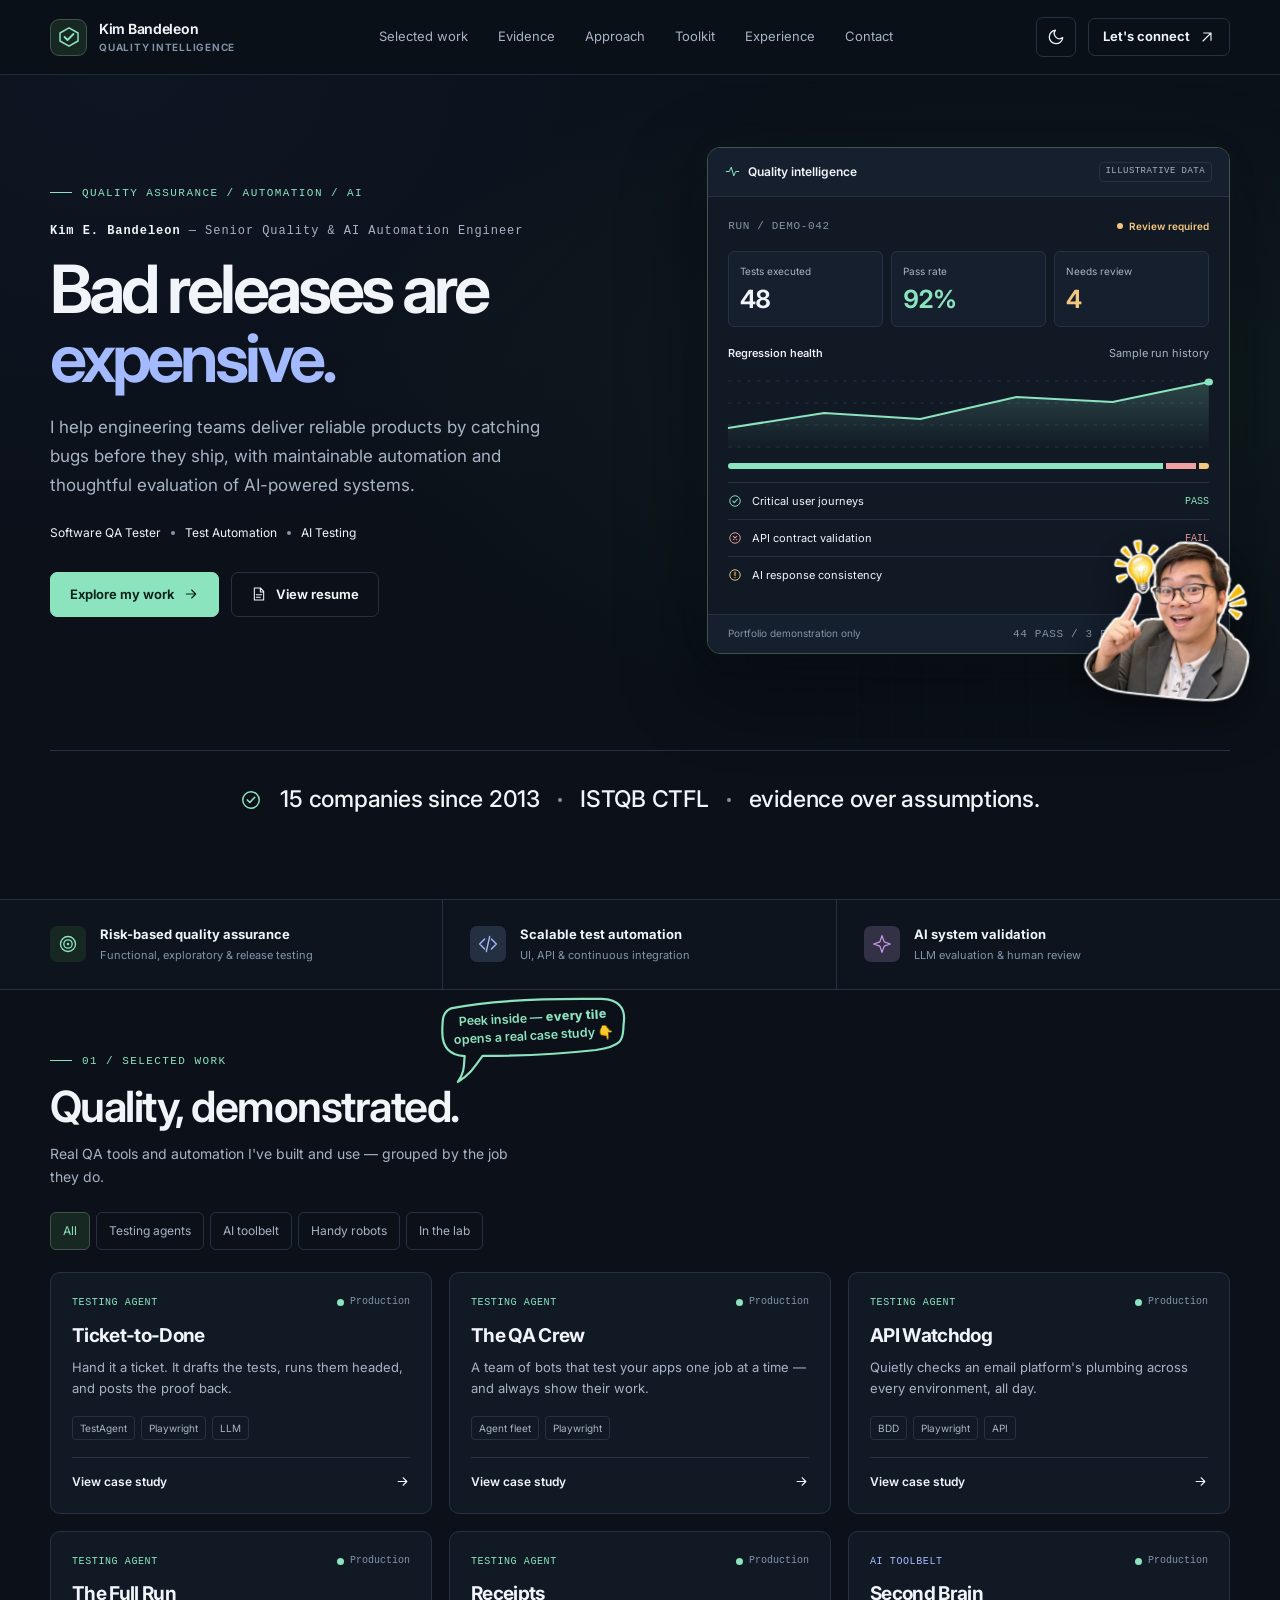
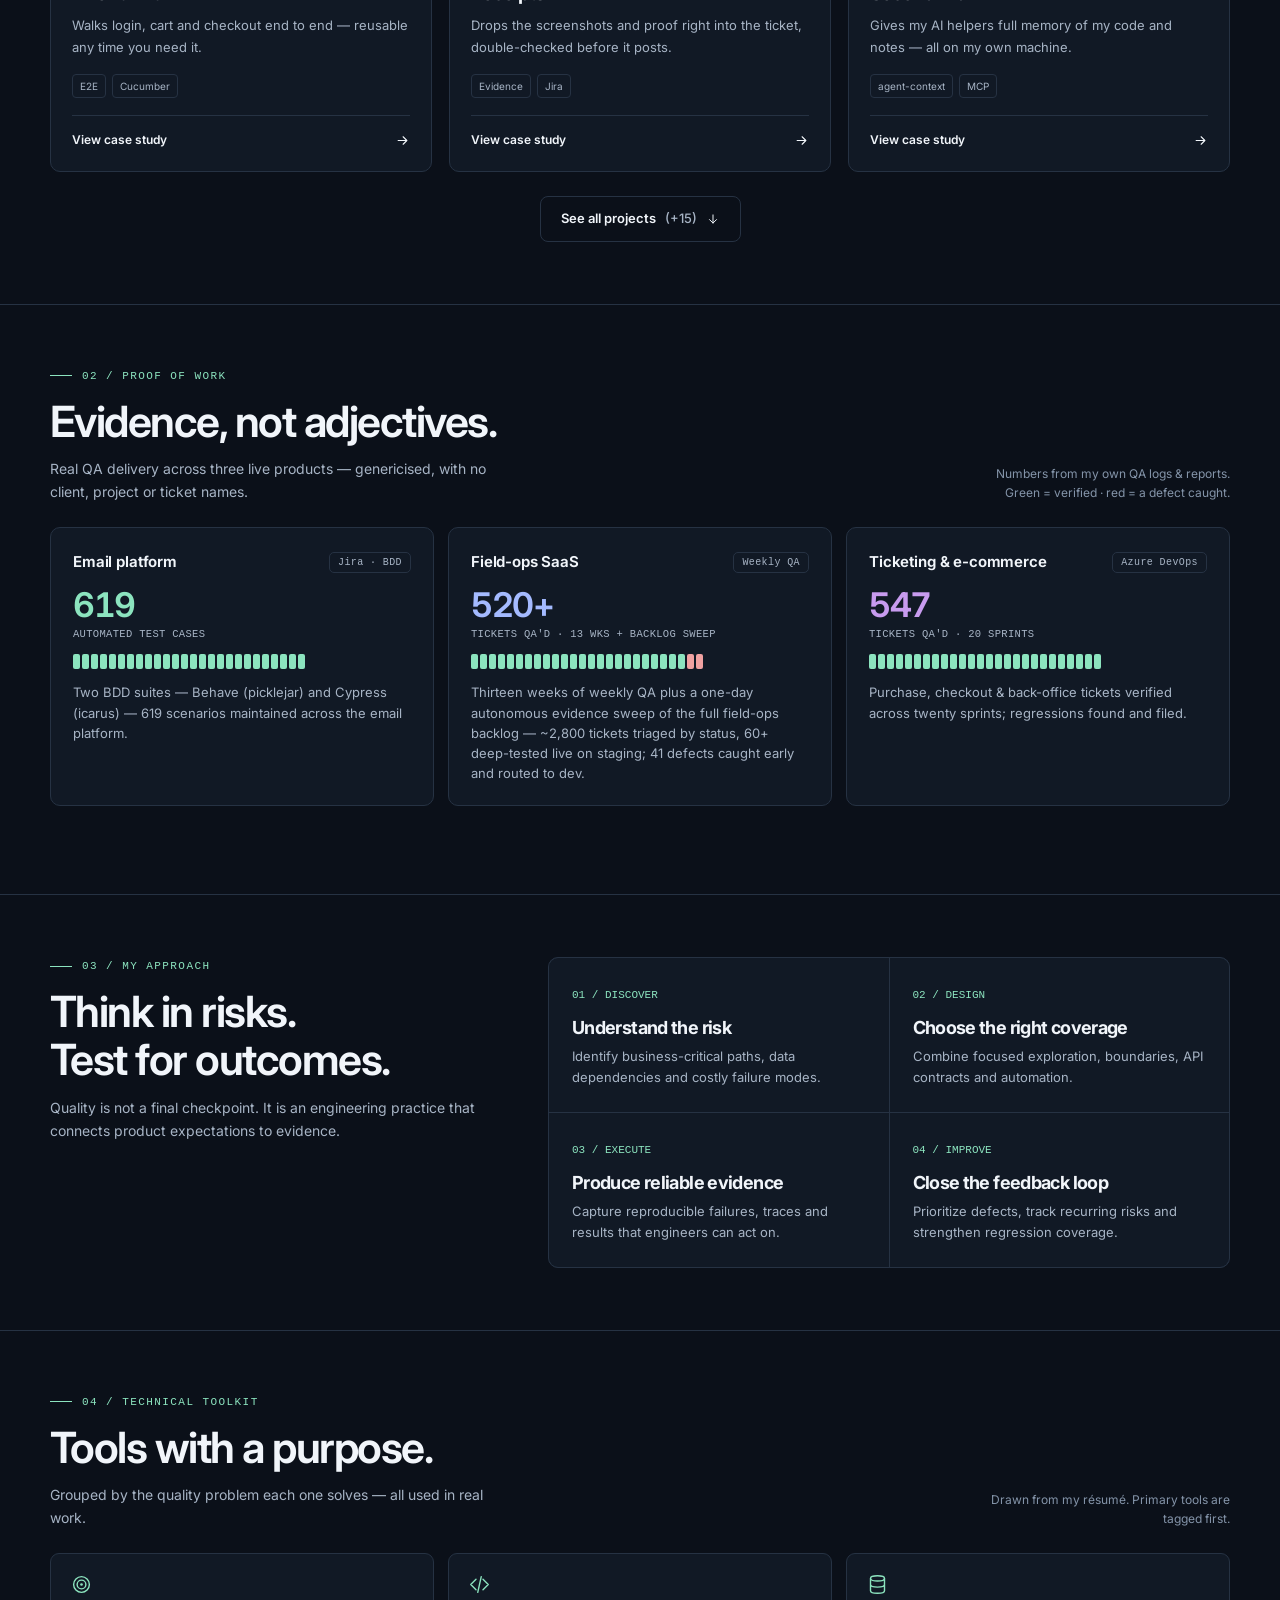
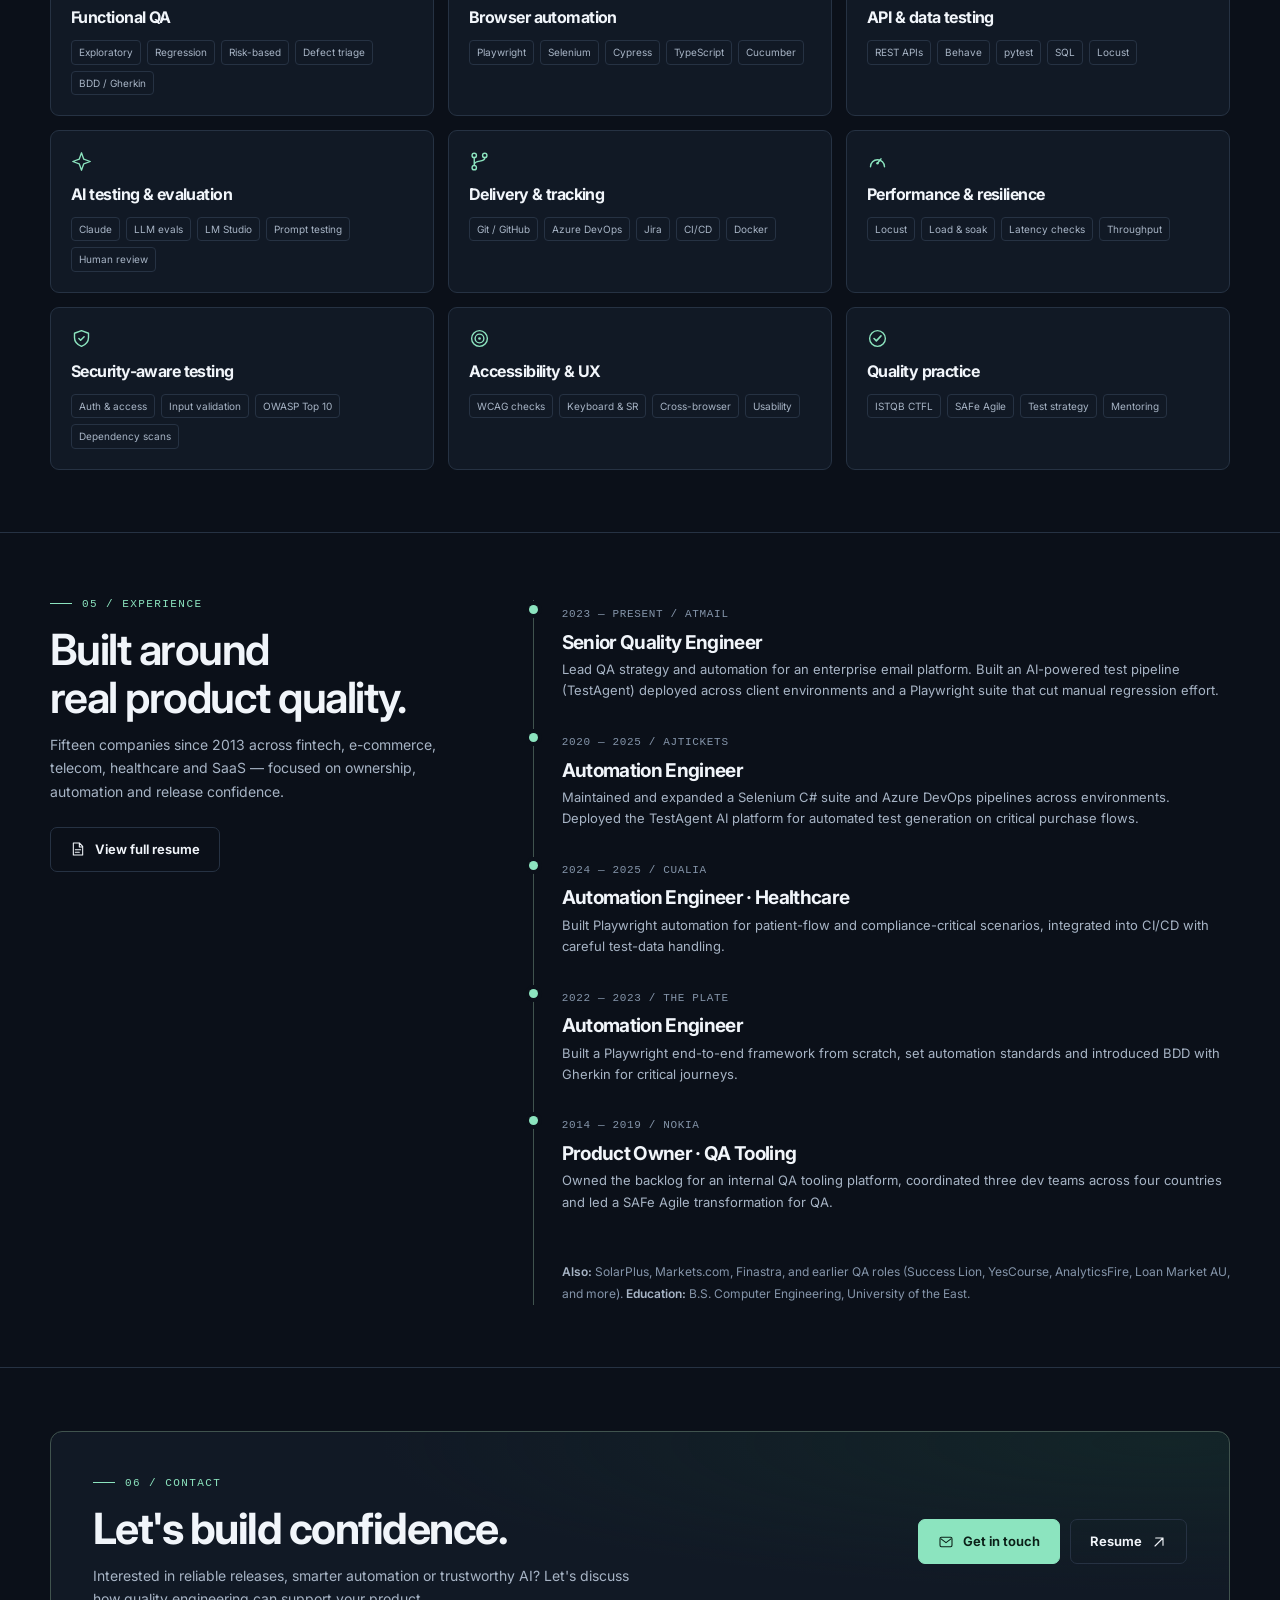
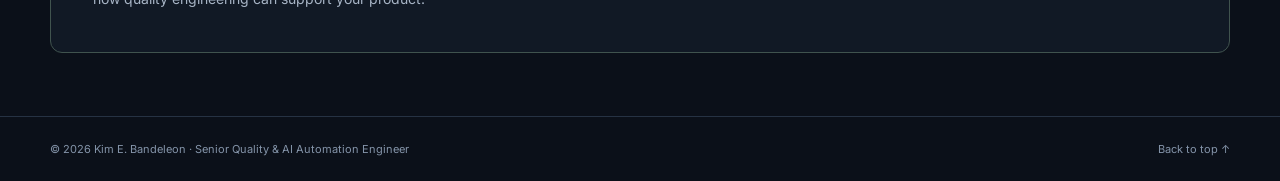
<file: index.html>
<!doctype html>
<html lang="en" data-theme="dark">
<head>
<meta charset="utf-8">
<meta name="viewport" content="width=device-width, initial-scale=1">
<meta name="color-scheme" content="dark light">
<title>I break it first</title>
<meta name="description" content="Software Quality Assurance and Test Automation portfolio focused on reliable software delivery, risk-based testing, browser and API automation, and AI system evaluation.">
<meta name="robots" content="index, follow">
<link rel="canonical" href="https://kimbandeleon.pro/">
<link rel="icon" href="favicon.svg" type="image/svg+xml">
<!-- Open Graph / social share -->
<meta property="og:type" content="profile">
<meta property="og:title" content="Kim Bandeleon | Software QA, Test Automation &amp; AI Testing">
<meta property="og:description" content="Risk-driven testing, maintainable automation, and thoughtful evaluation of AI-powered systems. Quality with business context.">
<meta property="og:url" content="https://kimbandeleon.pro/">
<meta property="og:image" content="https://kimbandeleon.pro/assets/images/kim-headshot.jpg">
<meta property="og:image:alt" content="Kim Bandeleon — Software QA, Test Automation and AI Testing engineer.">
<meta name="twitter:card" content="summary_large_image">
<meta name="twitter:title" content="Kim Bandeleon | Software QA, Test Automation &amp; AI Testing">
<meta name="twitter:description" content="Risk-driven testing, maintainable automation, and thoughtful evaluation of AI-powered systems.">
<meta name="twitter:image" content="https://kimbandeleon.pro/assets/images/kim-headshot.jpg">
<link rel="preconnect" href="https://fonts.googleapis.com">
<link rel="preconnect" href="https://fonts.gstatic.com" crossorigin>
<link href="https://fonts.googleapis.com/css2?family=Inter:wght@400;500;600;700&display=swap" rel="stylesheet">
<script type="application/ld+json">
{
  "@context": "https://schema.org",
  "@type": "Person",
  "name": "Kim E. Bandeleon",
  "jobTitle": "Software Quality Assurance & Test Automation Engineer",
  "description": "QA, test automation and AI-testing engineer focused on reliable software delivery, risk-based testing, browser and API automation, and AI system evaluation.",
  "url": "https://kimbandeleon.pro/",
  "image": "https://kimbandeleon.pro/assets/images/kim-headshot.jpg",
  "email": "mailto:consult@testwithkim.com",
  "address": { "@type": "PostalAddress", "addressLocality": "Marilao, Bulacan", "addressCountry": "PH" },
  "alumniOf": { "@type": "CollegeOrUniversity", "name": "University of the East" },
  "knowsAbout": ["Software Quality Assurance", "Test Automation", "API Testing", "AI Testing", "LLM Evaluation", "Risk-Based Testing", "Playwright", "Continuous Integration"],
  "sameAs": ["https://github.com/k0wd", "https://www.linkedin.com/in/kim-bandeleon"]
}
</script>
<style>
:root{
  --bg:#0b1019;--surface:#111925;--surface2:#151f2e;--line:#263243;--line-soft:#202b39;
  --text:#f1f5fa;--muted:#a7b4c5;--dim:#8494a9;
  --mint:#8ce4bf;--mint-ink:#0b2018;--mint-soft:#172823;--mint-line:#40534e;
  --blue:#a4baff;--gold:#f4c77f;--red:#f0a1a1;
  --glow-a:#16382d60;--glow-b:#1c2a4538;--grid-line:#8ce4bf08;
  --max:1180px;--mono:ui-monospace,SFMono-Regular,Menlo,Consolas,monospace;
  --shadow-console:0 28px 85px #0007,0 0 45px #8ce4bf08;
  --ease:cubic-bezier(.16,1,.3,1);
  /* fixed dark terminal palette — intentionally does NOT flip with the light theme */
  --term-bg:#0b121c;--term-line:#22304a;--term-mint:#8ce4bf;--term-blue:#a4baff;--term-gold:#f4c77f;--term-dim:#8494a9;--term-fg:#d4dfea;
}
:root[data-theme="light"]{
  --bg:#f3f5f8;--surface:#ffffff;--surface2:#eef2f7;--line:#d8dee7;--line-soft:#e3e8ef;
  --text:#101722;--muted:#47566a;--dim:#5a6678;
  --mint:#107a52;--mint-ink:#ffffff;--mint-soft:#e5f5ec;--mint-line:#aed9c4;
  --blue:#3758c6;--gold:#9a6b14;--red:#b3321f;
  --glow-a:#107a5214;--glow-b:#3758c610;--grid-line:#107a520a;
  --shadow-console:0 18px 50px rgba(20,24,40,.12);
}
*{box-sizing:border-box}
html{scroll-behavior:smooth;scroll-padding-top:100px}
body{margin:0;background:var(--bg);color:var(--text);
  font:15px/1.65 'Inter',-apple-system,BlinkMacSystemFont,"Segoe UI",Arial,sans-serif;
  -webkit-font-smoothing:antialiased;transition:background .25s,color .25s}
a{color:inherit;text-decoration:none}
button{font:inherit;color:inherit;cursor:pointer}
button:disabled{cursor:default}
button:focus-visible,a:focus-visible,summary:focus-visible,[tabindex]:focus-visible{outline:2px solid var(--mint);outline-offset:4px;border-radius:3px}
::selection{background:var(--mint);color:var(--bg)}
h1,h2,h3,p{margin:0}
h1,h2,h3{line-height:1.12;letter-spacing:-.035em}
svg{display:block}
img{max-width:100%}
.wrap{width:min(var(--max),calc(100% - 88px));margin-inline:auto}
.mono{font-family:var(--mono);font-size:11px;letter-spacing:.06em}
.muted{color:var(--muted)}
.eyebrow{display:flex;align-items:center;gap:10px;color:var(--mint);font-family:var(--mono);font-size:11px;letter-spacing:.13em;text-transform:uppercase}
.eyebrow:before{content:"";width:22px;height:1px;background:var(--mint)}
.visually-hidden{position:absolute;width:1px;height:1px;overflow:hidden;clip:rect(0,0,0,0);white-space:nowrap}
.skip{position:fixed;top:10px;left:10px;transform:translateY(-150%);padding:12px;background:var(--mint);color:var(--mint-ink);font-weight:650;z-index:99;border-radius:6px;transition:transform .18s}
.skip:focus{transform:none}

/* ---------- Nav ---------- */
.nav-shell{position:sticky;top:0;z-index:30;background:color-mix(in srgb,var(--bg) 94%,transparent);backdrop-filter:blur(16px);border-bottom:1px solid var(--line-soft)}
.nav{height:74px;display:flex;align-items:center;justify-content:space-between;gap:24px}
.brand{display:flex;gap:12px;align-items:center;flex-shrink:0}
.mark{width:37px;height:37px;border:1px solid var(--mint-line);border-radius:9px;display:grid;place-items:center;background:var(--mint-soft);color:var(--mint)}
.mark svg{width:24px;height:24px}
.brand-name{font-size:14px;line-height:1.2;font-weight:650;letter-spacing:-.02em}
.brand-sub{display:block;font-size:10px;color:var(--dim);letter-spacing:.075em;margin-top:4px;text-transform:uppercase}
.nav-links{display:flex;align-items:center;gap:30px;font-size:13px;color:var(--muted)}
.nav-links a{transition:color .15s}
.nav-links a:hover,.nav-links a:focus-visible,.text-link:hover{color:var(--mint)}
.nav-right{display:flex;align-items:center;gap:12px}
.button{display:inline-flex;align-items:center;justify-content:center;gap:9px;min-height:44px;padding:11px 19px;border-radius:7px;border:1px solid var(--line);background:transparent;color:var(--text);font-size:13px;font-weight:650;white-space:nowrap;transition:background .2s,border-color .2s,transform .2s,color .2s}
.button:hover{border-color:var(--mint);background:var(--mint-soft);transform:translateY(-1px)}
.button.primary{background:var(--mint);color:var(--mint-ink);border-color:var(--mint)}
.button.primary:hover{background:color-mix(in srgb,var(--mint) 82%,#fff)}
.button svg{width:16px;height:16px}
.nav-contact{min-height:38px;padding:7px 14px}
.theme-toggle{width:40px;height:40px;min-height:40px;padding:0;border:1px solid var(--line);border-radius:7px;background:transparent;display:grid;place-items:center;transition:border-color .2s,background .2s}
.theme-toggle:hover{border-color:var(--mint);background:var(--mint-soft)}
.theme-toggle svg{width:18px;height:18px}
.theme-toggle .i-sun{display:none}
:root[data-theme="light"] .theme-toggle .i-sun{display:block}
:root[data-theme="light"] .theme-toggle .i-moon{display:none}
.menu-toggle{display:none}

/* ---------- Hero ---------- */
.hero{position:relative;isolation:isolate;overflow:hidden;border-bottom:1px solid var(--line)}
.hero:before{content:"";position:absolute;inset:0;z-index:-1;background:radial-gradient(ellipse at 80% 38%,var(--glow-a),transparent 48%),radial-gradient(ellipse at 10% 0%,var(--glow-b),transparent 43%)}
.hero:after{content:"";position:absolute;z-index:-1;right:0;top:0;width:55%;height:100%;background-image:linear-gradient(var(--grid-line) 1px,transparent 1px),linear-gradient(90deg,var(--grid-line) 1px,transparent 1px);background-size:35px 35px;mask-image:radial-gradient(ellipse at center,#000,transparent 75%);-webkit-mask-image:radial-gradient(ellipse at center,#000,transparent 75%);pointer-events:none}
.hero-grid{display:grid;grid-template-columns:1.15fr 1fr;gap:56px;align-items:center;padding-top:72px;padding-bottom:80px}
.hero-name{margin-top:20px;font-family:var(--mono);font-size:12px;letter-spacing:.08em;color:var(--muted)}
.hero-name b{color:var(--text);font-weight:650}
.hero h1{font-size:clamp(44px,5.2vw,72px);font-weight:650;letter-spacing:-.059em;margin:14px 0 20px;line-height:1.035}
.hero h1 span{color:var(--blue)}
.hero-copy{font-size:17px;line-height:1.7;max-width:520px;color:var(--muted)}
.role-line{margin-top:23px;color:var(--text);font-size:12px;display:flex;flex-wrap:wrap;gap:7px 10px;align-items:center}
.role-line i{width:4px;height:4px;background:var(--dim);border-radius:50%}
.actions{display:flex;gap:12px;flex-wrap:wrap;margin-top:29px}
.hero-note{grid-column:1/-1;margin-top:40px;padding-top:30px;border-top:1px solid var(--line);font-size:clamp(16px,2vw,23px);font-weight:500;color:var(--text);display:flex;flex-wrap:wrap;align-items:center;justify-content:center;gap:10px 18px;letter-spacing:-.01em}
.hero-note svg{width:22px;height:22px;color:var(--mint);flex-shrink:0}
.hero-note i{width:4px;height:4px;background:var(--dim);border-radius:50%;flex-shrink:0}

/* ---------- Console (hero) ---------- */
.console-wrap{position:relative}
.console{border:1px solid var(--mint-line);border-radius:13px;box-shadow:var(--shadow-console);overflow:hidden;background:var(--surface)}
.hero-sticker{position:absolute;right:-30px;bottom:-46px;width:176px;height:auto;transform:rotate(6deg);filter:drop-shadow(0 8px 18px rgba(0,0,0,.44));pointer-events:none;z-index:3}
.console-head{display:flex;justify-content:space-between;align-items:center;padding:14px 17px;border-bottom:1px solid var(--line);gap:10px;background:var(--surface2)}
.console-title{font-size:12px;font-weight:600;display:flex;gap:8px;align-items:center}
.console-title svg{width:15px;height:15px;color:var(--mint)}
.demo-label{border:1px solid var(--line);border-radius:4px;padding:2px 6px;color:var(--muted);font:9px/1.5 var(--mono);letter-spacing:.05em;white-space:nowrap}
.console-body{padding:20px}
.console-top{display:flex;align-items:center;justify-content:space-between;gap:8px;margin-bottom:16px}
.console-top .mono{color:var(--dim)}
.status{font-size:10px;font-weight:600;color:var(--gold);display:flex;gap:6px;align-items:center}
.status:before{content:"";width:6px;height:6px;background:currentColor;border-radius:50%}
.metrics{display:grid;grid-template-columns:1fr 1fr 1fr;gap:8px}
.metric{padding:12px 11px;background:var(--surface2);border:1px solid var(--line);border-radius:6px}
.metric span{display:block;color:var(--muted);font-size:10px;line-height:1.4}
.metric strong{display:block;font-size:25px;font-weight:650;letter-spacing:-.045em;line-height:1.2;margin-top:6px;font-variant-numeric:tabular-nums}
.metric strong.good{color:var(--mint)}
.metric strong.warn{color:var(--gold)}
.trend{padding:17px 0 13px}
.trend-top{display:flex;justify-content:space-between;align-items:center;font-size:11px;color:var(--muted)}
.trend-top strong{color:var(--text);font-weight:550}
.trend svg{width:100%;height:82px;margin-top:6px;overflow:visible}
.trend .grid-line{stroke:var(--line)}
.distribution{display:flex;gap:3px;height:6px;border-radius:4px;overflow:hidden;margin:0 0 13px}
.distribution span:nth-child(1){background:var(--mint);flex:44}
.distribution span:nth-child(2){background:var(--red);flex:3}
.distribution span:nth-child(3){background:var(--gold);flex:1}
.test-row{display:grid;grid-template-columns:15px 1fr auto;gap:9px;align-items:center;font-size:11px;padding:9px 0;border-top:1px solid var(--line)}
.test-row svg{width:14px;height:14px}
.test-row .pass{color:var(--mint)}.test-row .review{color:var(--gold)}.test-row .fail{color:var(--red)}
.test-row .result{font:10px var(--mono)}
.console-foot{padding:10px 20px;border-top:1px solid var(--line);display:flex;justify-content:space-between;gap:8px;color:var(--dim);font-size:10px;background:var(--surface2)}

/* ---------- Capability band ---------- */
.cap-band{border-bottom:1px solid var(--line);background:color-mix(in srgb,var(--bg) 60%,var(--surface))}
.cap-grid{display:grid;grid-template-columns:repeat(3,1fr)}
.cap{padding:25px 27px;display:flex;gap:14px;align-items:center;border-right:1px solid var(--line)}
.cap:first-child{padding-left:0}
.cap:last-child{border:0;padding-right:0}
.cap-icon{width:36px;height:36px;flex-shrink:0;border-radius:7px;background:var(--mint-soft);display:grid;place-items:center;color:var(--mint)}
.cap:nth-child(2) .cap-icon{background:color-mix(in srgb,var(--blue) 16%,transparent);color:var(--blue)}
.cap:nth-child(3) .cap-icon{background:color-mix(in srgb,#d9b5f2 18%,transparent);color:#c89bef}
:root[data-theme="light"] .cap:nth-child(3) .cap-icon{color:#7b3fb0}
.cap-icon svg{width:20px;height:20px}
.cap strong{display:block;font-size:13px;line-height:1.4}
.cap small{color:var(--dim);font-size:11px;display:block;margin-top:3px}

/* ---------- Sections ---------- */
.section{padding:62px 0;border-bottom:1px solid var(--line)}
.section-head{display:flex;justify-content:space-between;align-items:end;gap:26px;margin-bottom:24px}
.section h2{font-size:clamp(30px,3.5vw,43px);font-weight:630;margin-top:12px}
.section-intro{color:var(--muted);font-size:14px;max-width:460px;margin-top:12px}
.section-aside{color:var(--dim);font-size:12px;max-width:240px;text-align:right}

/* ---------- Selected work ---------- */
.filters{display:flex;gap:6px;flex-wrap:wrap;margin:0 0 22px}
.filter{border:1px solid var(--line);border-radius:6px;padding:7px 12px;min-height:38px;background:transparent;color:var(--muted);font-size:12px;transition:border-color .2s,color .2s,background .2s}
.filter[aria-pressed="true"]{color:var(--mint);border-color:var(--mint-line);background:var(--mint-soft)}
.filter:hover{border-color:var(--mint)}
.project-grid{display:grid;grid-template-columns:repeat(3,minmax(0,1fr));gap:17px}
.project{display:flex;flex-direction:column;border:1px solid var(--line);border-radius:10px;overflow:hidden;background:var(--surface);transition:border-color .2s,transform .2s}
.project:hover{border-color:var(--mint-line);transform:translateY(-3px)}
.project[hidden]{display:none}
.project-body{padding:21px;display:flex;flex-direction:column;flex:1}
.project-top{display:flex;align-items:center;justify-content:space-between;gap:10px}
.project-type{font:10px var(--mono);color:var(--mint);letter-spacing:.06em;text-transform:uppercase}
.project.cat-tool .project-type{color:var(--blue)}
.project.cat-lab .project-type{color:#c89bef}
:root[data-theme="light"] .project.cat-lab .project-type{color:#7b3fb0}
.pstatus{display:inline-flex;align-items:center;gap:6px;font-size:10px;font-family:var(--mono);color:var(--dim);white-space:nowrap}
.pstatus:before{content:"";width:7px;height:7px;border-radius:50%;background:var(--mint)}
.pstatus.wip:before{background:var(--gold)}
.pstatus.idea:before{background:var(--dim)}
.project h3{font-size:19px;line-height:1.25;margin:13px 0 9px}
.project p{font-size:13px;color:var(--muted);margin-bottom:16px}
.tags{display:flex;flex-wrap:wrap;gap:6px;margin-top:auto}
.tag{font-size:10px;border:1px solid var(--line);border-radius:4px;color:var(--muted);padding:3px 7px}
.project-link{background:transparent;border:0;border-top:1px solid var(--line);margin-top:17px;padding:14px 0 0;display:flex;justify-content:space-between;align-items:center;gap:8px;text-align:left;font-size:12px;color:var(--text);font-weight:600;transition:color .15s}
.project-link:hover{color:var(--mint)}
.project-link svg{width:15px;height:15px}
.project-more{margin-top:24px;display:flex;justify-content:center}
.project-more[hidden]{display:none}
.more-btn{display:inline-flex;align-items:center;gap:9px;border:1px solid var(--line);border-radius:8px;padding:11px 20px;min-height:42px;background:transparent;color:var(--text);font-size:13px;font-weight:600;cursor:pointer;transition:border-color .2s,color .2s,background .2s}
.more-btn:hover{border-color:var(--mint);color:var(--mint);background:var(--mint-soft)}
.more-btn .more-n{color:var(--muted);font-weight:500}
.more-btn:hover .more-n{color:var(--mint)}
.more-btn svg{width:14px;height:14px;transform:rotate(90deg)}

/* ---------- Evidence ---------- */
.ev-projects{display:grid;grid-template-columns:repeat(3,1fr);gap:14px;margin-bottom:26px}
.ev-proj{border:1px solid var(--line);border-radius:10px;background:var(--surface);padding:22px;display:flex;flex-direction:column;gap:13px}
.ev-proj-top{display:flex;align-items:center;justify-content:space-between;gap:10px}
.ev-label{font-size:15px;font-weight:650;letter-spacing:-.01em}
.ev-badge{font:10px var(--mono);letter-spacing:.04em;color:var(--muted);border:1px solid var(--line);border-radius:5px;padding:4px 8px;white-space:nowrap}
.ev-num{font-size:34px;font-weight:650;letter-spacing:-.04em;font-variant-numeric:tabular-nums;line-height:1;color:var(--mint)}
.ev-num small{display:block;font-size:10.5px;font-weight:500;color:var(--muted);letter-spacing:.03em;margin-top:7px;font-family:var(--mono);text-transform:uppercase}
.ev-bar{display:flex;gap:2px;flex-wrap:wrap;margin-top:2px}
.ev-bar i{width:7px;height:15px;border-radius:2px;background:var(--line)}
.ev-bar i.p{background:var(--mint)}.ev-bar i.f{background:var(--red)}
.ev-proj.b .ev-num{color:var(--blue)}
.ev-proj.v .ev-num{color:#c89bef}
:root[data-theme="light"] .ev-proj.v .ev-num{color:#7b3fb0}
.ev-desc{font-size:13px;color:var(--muted);line-height:1.55}

/* ---------- Approach ---------- */
.approach{display:grid;grid-template-columns:1fr 1.55fr;gap:58px;align-items:start}
.approach h2{max-width:360px}
.steps{display:grid;grid-template-columns:repeat(2,1fr);gap:1px;background:var(--line);border:1px solid var(--line);border-radius:10px;overflow:hidden}
.step{background:var(--surface);padding:23px}
.step-num{font:11px var(--mono);color:var(--mint)}
.step h3{font-size:18px;margin:12px 0 8px}
.step p{font-size:13px;color:var(--muted)}

/* ---------- Toolkit ---------- */
.stack-grid{display:grid;grid-template-columns:repeat(3,1fr);gap:14px}
.stack-card{border:1px solid var(--line);border-radius:9px;background:var(--surface);padding:20px}
.stack-card>svg{width:21px;height:21px;color:var(--mint);margin-bottom:14px}
.stack-card h3{font-size:16px;margin-bottom:13px}
.stack-card .tags{margin-top:0}

/* ---------- Experience ---------- */
.experience-grid{display:grid;grid-template-columns:1fr 1.65fr;gap:60px}
.timeline{border-left:1px solid var(--mint-line);padding-left:28px;margin-top:5px}
.timeline-item{position:relative;padding:0 0 26px}
.timeline-item:last-child{padding-bottom:0}
.timeline-item:before{content:"";position:absolute;left:-33px;top:5px;width:9px;height:9px;border-radius:50%;background:var(--mint);box-shadow:0 0 0 4px var(--bg)}
.timeline-item .mono{color:var(--dim)}
.timeline-item h3{font-size:19px;margin:7px 0 6px}
.timeline-item p{font-size:13px;color:var(--muted)}
.exp-earlier{margin-top:22px;font-size:12px;color:var(--dim);line-height:1.8}
.exp-earlier b{color:var(--muted);font-weight:600}

/* ---------- Contact ---------- */
.contact-section{padding:63px 0}
.contact-panel{padding:42px;background:radial-gradient(ellipse at 95% 5%,var(--glow-a),transparent 50%),var(--surface);border:1px solid var(--mint-line);border-radius:12px;display:flex;align-items:center;justify-content:space-between;gap:30px}
.contact-panel h2{font-size:clamp(28px,4vw,43px);margin:12px 0}
.contact-panel p{color:var(--muted);max-width:550px;font-size:14px}
.contact-actions{display:flex;gap:10px;flex-wrap:wrap}
.footer{border-top:1px solid var(--line);padding:23px 0;color:var(--dim);font-size:11px}
.footer .wrap{display:flex;justify-content:space-between;gap:15px;align-items:center;flex-wrap:wrap}
.footer a:hover{color:var(--mint)}

/* ---------- Dialog ---------- */
dialog{width:min(620px,calc(100% - 28px));max-height:85vh;overflow:auto;border:1px solid var(--mint-line);border-radius:13px;background:var(--surface);color:var(--text);padding:29px;box-shadow:0 20px 100px #0009}
:root[data-theme="light"] dialog{box-shadow:0 20px 80px rgba(20,24,40,.25)}
dialog::backdrop{background:#05080dbb;backdrop-filter:blur(5px)}
.dialog-head{display:flex;justify-content:space-between;gap:16px;align-items:start}
.dialog-head h2{font-size:27px;margin:10px 0 15px}
.close{border:1px solid var(--line);background:transparent;border-radius:6px;width:40px;height:40px;flex-shrink:0;font-size:20px;color:var(--text)}
.close:hover{border-color:var(--mint)}
.dialog-body{font-size:14px;color:var(--muted)}
.dialog-body h3{font-size:16px;color:var(--text);margin:21px 0 7px}
.dialog-body p{margin-bottom:10px}
.dialog-body ul{margin:7px 0;padding-left:20px}
.dialog-body li{margin-bottom:5px}
.dialog-body .notice{padding:11px 13px;background:var(--surface2);border:1px solid var(--line);border-radius:6px;margin-top:20px;color:var(--muted);font-size:12px}
.dialog-body code{font-family:var(--mono);overflow-wrap:anywhere;color:var(--mint)}
.dialog-body pre{font:12px/1.65 var(--mono);white-space:pre-wrap;background:var(--bg);border:1px solid var(--line);padding:15px;border-radius:6px;overflow-wrap:anywhere;color:var(--text)}
.dialog-body a{color:var(--mint);text-decoration:underline}
.contact-list{list-style:none;padding:0;margin:4px 0 0;display:flex;flex-direction:column;gap:12px}
.contact-list a{display:flex;align-items:center;gap:12px;padding:13px 15px;border:1px solid var(--line);border-radius:8px;color:var(--text);text-decoration:none;transition:border-color .2s,background .2s}
.contact-list a:hover{border-color:var(--mint);background:var(--mint-soft)}
.contact-list svg{width:18px;height:18px;color:var(--mint);flex-shrink:0}
.contact-list b{display:block;font-size:14px;font-weight:600}
.contact-list small{color:var(--dim);font-size:12px}

/* ---------- Case-study dialog internals ---------- */
.cs-sub{font-family:var(--mono);font-size:12px;color:var(--mint);margin:0 0 14px;letter-spacing:.03em}
.cs-stats{display:flex;gap:7px;flex-wrap:wrap;margin:0 0 16px}
.cs-stat{font:10px/1.4 var(--mono);letter-spacing:.03em;border:1px solid var(--line);border-radius:5px;padding:5px 9px;color:var(--muted);background:var(--surface2);white-space:nowrap}
.cs-stat.good{color:var(--mint);border-color:var(--mint-line);background:var(--mint-soft)}
.cs-term{background:var(--term-bg);border:1px solid var(--term-line);border-radius:9px;overflow:hidden}
.cs-term-head{display:flex;justify-content:space-between;gap:8px;padding:8px 12px;border-bottom:1px solid var(--term-line);font:10px var(--mono);letter-spacing:.04em;color:var(--term-dim)}
.cs-term-body{padding:13px 14px;font-family:var(--mono);font-size:12px;line-height:1.75;display:flex;flex-direction:column;gap:3px;color:var(--term-fg)}
.cs-term-body .cs-ln{opacity:0;transform:translateY(4px);white-space:pre-wrap;word-break:break-word}
.cs-term-body .cs-ln.show{opacity:1;transform:none;transition:opacity .2s ease,transform .2s ease}
.cs-ln.cmd{color:var(--term-mint);font-weight:700}
.cs-ln.ok{color:var(--term-mint)}
.cs-ln.warn{color:var(--term-gold)}
.cs-ln.info{color:var(--term-blue)}
.cs-ln.comment,.cs-ln.idle{color:var(--term-dim)}
.cs-ln.out{color:var(--term-fg)}
.cs-note{margin-top:14px;font-size:11px;color:var(--dim);font-family:var(--mono)}

/* ---------- Squiggly "case studies" bubble — anchored to the end of the headline ---------- */
.cs-anchor{position:relative;display:inline-block;width:0;height:0;vertical-align:top}
.cs-bubble{position:absolute;left:-22px;bottom:-4px;width:198px;min-height:86px;
  display:flex;align-items:flex-start;justify-content:center;padding:14px 17px 30px;
  transform:rotate(-3deg);transform-origin:bottom left;animation:csbob 2.8s ease-in-out infinite;
  pointer-events:none;letter-spacing:normal}
.cs-bubble .squiggle{position:absolute;inset:0;width:100%;height:100%;color:var(--mint)}
.cs-bubble .squiggle path{vector-effect:non-scaling-stroke}
.cs-bubble .cs-txt{position:relative;display:block;font-family:'Inter',sans-serif;font-size:12.5px;line-height:1.4;font-weight:600;color:var(--mint);text-align:center}
.cs-bubble .cs-txt b{font-weight:800}
@keyframes csbob{0%,100%{transform:rotate(-3deg) translateY(0)}50%{transform:rotate(-3deg) translateY(-5px)}}

/* ---------- Résumé modal (iframe) ---------- */
.rmodal{position:fixed;inset:0;z-index:200;opacity:0;visibility:hidden;transition:opacity .28s,visibility .28s}
.rmodal.open{opacity:1;visibility:visible}
.rmodal-backdrop{position:absolute;inset:0;background:#05080dbb;backdrop-filter:blur(4px)}
.rmodal-card{position:absolute;inset:0;margin:auto;width:min(1120px,96vw);height:min(92vh,100%);background:var(--surface);border:1px solid var(--line);border-radius:14px;overflow:hidden;display:flex;flex-direction:column;box-shadow:0 30px 80px rgba(0,0,0,.5)}
.rmodal-bar{display:flex;align-items:center;justify-content:space-between;gap:10px;padding:11px 16px;background:var(--surface2);border-bottom:1px solid var(--line);font-family:var(--mono);font-size:12px;color:var(--muted)}
.rmodal-frame{flex:1;width:100%;border:0;background:#fff}

/* ---------- Responsive ---------- */
@media(max-width:1000px){
  .wrap{width:calc(100% - 52px)}
  .hero-grid{gap:30px;padding-top:56px;padding-bottom:64px}
  .hero h1{font-size:clamp(42px,5.6vw,60px)}
  .nav-links{gap:18px}
  .project-grid{grid-template-columns:repeat(2,minmax(0,1fr))}
  .stack-grid{grid-template-columns:repeat(2,1fr)}
  .cap{padding:23px 16px}
  .approach,.experience-grid{gap:34px}
}
@media(max-width:760px){
  .wrap{width:calc(100% - 36px)}
  .nav{height:66px;gap:12px}
  .nav-contact{display:none}
  .menu-toggle{display:inline-flex;align-items:center;justify-content:center;min-height:42px;min-width:44px;border:1px solid var(--line);background:transparent;border-radius:7px;color:var(--text)}
  .menu-toggle svg{width:21px;height:21px}
  .nav-links{display:none;position:absolute;top:65px;left:0;right:0;background:var(--surface);padding:12px 18px 18px;border-bottom:1px solid var(--line);flex-direction:column;align-items:stretch;gap:0}
  .nav-links.open{display:flex}
  .nav-links a{padding:13px 4px}
  .hero-grid{grid-template-columns:1fr;gap:34px;padding:42px 0 48px}
  .hero h1{font-size:clamp(40px,9.5vw,58px)}
  .hero-copy{font-size:15px}
  .console{max-width:540px;width:100%}
  .cap-grid{grid-template-columns:1fr}
  .cap,.cap:first-child,.cap:last-child{padding:16px 0;border-right:0;border-bottom:1px solid var(--line)}
  .cap:last-child{border-bottom:0}
  .section{padding:44px 0}
  .section-head{display:block;margin-bottom:24px}
  .cs-anchor{display:block;width:auto;height:auto}
  .cs-bubble{position:static;left:auto;bottom:auto;transform:rotate(-2deg);margin:14px 0 2px}
  .section-aside{text-align:left;margin-top:12px;max-width:100%}
  .project-grid{grid-template-columns:1fr;gap:15px}
  .ev-projects{grid-template-columns:1fr}
  .approach,.experience-grid{grid-template-columns:1fr;gap:26px}
  .contact-panel{padding:26px;display:block}
  .contact-actions{margin-top:24px}
  .contact-section{padding:44px 0}
  .metric{padding:10px 8px}
  .metric strong{font-size:22px}
  .console-body{padding:16px}
  .steps{grid-template-columns:1fr 1fr}
  .step{padding:18px}
  .stack-card{padding:16px}
  .contact-actions .button{flex:1}
  .hero:after{width:100%}
}
@media(max-width:400px){
  .wrap{width:calc(100% - 28px)}
  .hero h1{font-size:38px}
  .actions .button{width:100%}
  .steps,.stack-grid{grid-template-columns:1fr}
  .console-top{flex-wrap:wrap}
  .section h2{font-size:28px}
  .contact-actions .button{width:100%}
}
@media(prefers-reduced-motion:reduce){
  *,*:before,*:after{scroll-behavior:auto!important;transition:none!important;animation:none!important}
}
</style>
</head>
<body>

<!-- icon sprite -->
<svg xmlns="http://www.w3.org/2000/svg" style="position:absolute;width:0;height:0;overflow:hidden" aria-hidden="true"><defs>
<symbol id="i-logo" viewBox="0 0 24 24"><path d="M12 2.8 21 8v8l-9 5.2L3 16V8z" fill="none" stroke="currentColor" stroke-width="1.5" stroke-linejoin="round"/><path d="m7.5 12 3 3 6-6" fill="none" stroke="currentColor" stroke-width="1.8" stroke-linecap="round" stroke-linejoin="round"/></symbol>
<symbol id="i-arrow" viewBox="0 0 24 24"><path d="M5 12h14m-6-6 6 6-6 6" fill="none" stroke="currentColor" stroke-width="1.7" stroke-linecap="round" stroke-linejoin="round"/></symbol>
<symbol id="i-up" viewBox="0 0 24 24"><path d="M6 18 18 6M7 6h11v11" fill="none" stroke="currentColor" stroke-width="1.7" stroke-linecap="round" stroke-linejoin="round"/></symbol>
<symbol id="i-file" viewBox="0 0 24 24"><path d="M7 3h7l5 5v13H5V3zM14 3v6h5M8 13h8m-8 4h6" fill="none" stroke="currentColor" stroke-width="1.6" stroke-linecap="round" stroke-linejoin="round"/></symbol>
<symbol id="i-check" viewBox="0 0 24 24"><circle cx="12" cy="12" r="9" fill="none" stroke="currentColor" stroke-width="1.6"/><path d="m8 12 2.7 2.7L16 9" fill="none" stroke="currentColor" stroke-width="1.8" stroke-linecap="round" stroke-linejoin="round"/></symbol>
<symbol id="i-alert" viewBox="0 0 24 24"><circle cx="12" cy="12" r="9" fill="none" stroke="currentColor" stroke-width="1.6"/><path d="M12 7v6m0 3v.1" stroke="currentColor" stroke-width="1.8" stroke-linecap="round"/></symbol>
<symbol id="i-cross" viewBox="0 0 24 24"><circle cx="12" cy="12" r="9" fill="none" stroke="currentColor" stroke-width="1.6"/><path d="m9 9 6 6m0-6-6 6" stroke="currentColor" stroke-width="1.8" stroke-linecap="round"/></symbol>
<symbol id="i-code" viewBox="0 0 24 24"><path d="m8 6-6 6 6 6m8-12 6 6-6 6M14 3l-4 18" fill="none" stroke="currentColor" stroke-width="1.6" stroke-linecap="round" stroke-linejoin="round"/></symbol>
<symbol id="i-target" viewBox="0 0 24 24"><circle cx="12" cy="12" r="9" fill="none" stroke="currentColor" stroke-width="1.6"/><circle cx="12" cy="12" r="5" fill="none" stroke="currentColor" stroke-width="1.6"/><circle cx="12" cy="12" r="1.5" fill="currentColor"/></symbol>
<symbol id="i-ai" viewBox="0 0 24 24"><path d="M12 2 14.6 9.4 22 12l-7.4 2.6L12 22l-2.6-7.4L2 12l7.4-2.6z" fill="none" stroke="currentColor" stroke-width="1.5" stroke-linejoin="round"/></symbol>
<symbol id="i-activity" viewBox="0 0 24 24"><path d="M2 12h5l3-7 4 14 3-7h5" fill="none" stroke="currentColor" stroke-width="1.6" stroke-linecap="round" stroke-linejoin="round"/></symbol>
<symbol id="i-db" viewBox="0 0 24 24"><ellipse cx="12" cy="5" rx="8" ry="3" fill="none" stroke="currentColor" stroke-width="1.6"/><path d="M4 5v14c0 4 16 4 16 0V5M4 12c0 4 16 4 16 0" fill="none" stroke="currentColor" stroke-width="1.6"/></symbol>
<symbol id="i-git" viewBox="0 0 24 24"><circle cx="6" cy="5" r="2.5" fill="none" stroke="currentColor" stroke-width="1.6"/><circle cx="6" cy="19" r="2.5" fill="none" stroke="currentColor" stroke-width="1.6"/><circle cx="18" cy="5" r="2.5" fill="none" stroke="currentColor" stroke-width="1.6"/><path d="M6 8v8m12-8c0 6-12 1-12 8" fill="none" stroke="currentColor" stroke-width="1.6"/></symbol>
<symbol id="i-menu" viewBox="0 0 24 24"><path d="M4 6h16M4 12h16M4 18h16" stroke="currentColor" stroke-width="1.7" stroke-linecap="round"/></symbol>
<symbol id="i-mail" viewBox="0 0 24 24"><rect x="3" y="5" width="18" height="14" rx="2" fill="none" stroke="currentColor" stroke-width="1.6"/><path d="m4 7 8 6 8-6" fill="none" stroke="currentColor" stroke-width="1.6" stroke-linejoin="round"/></symbol>
<symbol id="i-github" viewBox="0 0 24 24"><path d="M12 2a10 10 0 0 0-3.16 19.49c.5.09.68-.22.68-.48l-.01-1.7c-2.78.6-3.37-1.34-3.37-1.34-.45-1.16-1.11-1.47-1.11-1.47-.91-.62.07-.6.07-.6 1 .07 1.53 1.03 1.53 1.03.9 1.53 2.36 1.09 2.94.83.09-.65.35-1.09.63-1.34-2.22-.25-4.55-1.11-4.55-4.94 0-1.09.39-1.98 1.03-2.68-.1-.25-.45-1.27.1-2.64 0 0 .84-.27 2.75 1.02a9.5 9.5 0 0 1 5 0c1.91-1.29 2.75-1.02 2.75-1.02.55 1.37.2 2.39.1 2.64.64.7 1.03 1.59 1.03 2.68 0 3.84-2.34 4.68-4.57 4.93.36.31.68.92.68 1.85l-.01 2.75c0 .27.18.58.69.48A10 10 0 0 0 12 2Z" fill="currentColor"/></symbol>
<symbol id="i-linkedin" viewBox="0 0 24 24"><path d="M4.98 3.5A2.5 2.5 0 1 1 5 8.5a2.5 2.5 0 0 1-.02-5ZM3 9h4v12H3zM9 9h3.8v1.7h.05c.53-1 1.82-2.05 3.75-2.05C20.4 8.65 21 11 21 14.1V21h-4v-6.1c0-1.45-.03-3.32-2.02-3.32-2.02 0-2.33 1.58-2.33 3.21V21H9z" fill="currentColor"/></symbol>
<symbol id="i-sun" viewBox="0 0 24 24"><circle cx="12" cy="12" r="4" fill="none" stroke="currentColor" stroke-width="1.7"/><path d="M12 2v2m0 16v2M4.9 4.9l1.4 1.4m11.4 11.4 1.4 1.4M2 12h2m16 0h2M4.9 19.1l1.4-1.4M17.7 6.3l1.4-1.4" stroke="currentColor" stroke-width="1.7" stroke-linecap="round"/></symbol>
<symbol id="i-moon" viewBox="0 0 24 24"><path d="M21 12.8A9 9 0 1 1 11.2 3a7 7 0 0 0 9.8 9.8Z" fill="none" stroke="currentColor" stroke-width="1.7" stroke-linejoin="round"/></symbol>
<symbol id="i-shield" viewBox="0 0 24 24"><path d="M12 3 20 6v5c0 5-3.4 8-8 10-4.6-2-8-5-8-10V6z" fill="none" stroke="currentColor" stroke-width="1.6" stroke-linejoin="round"/><path d="m9 12 2 2 4-4" fill="none" stroke="currentColor" stroke-width="1.7" stroke-linecap="round" stroke-linejoin="round"/></symbol>
<symbol id="i-gauge" viewBox="0 0 24 24"><path d="M4 18a8 8 0 1 1 16 0" fill="none" stroke="currentColor" stroke-width="1.6" stroke-linecap="round"/><path d="M12 14 16 9" fill="none" stroke="currentColor" stroke-width="1.7" stroke-linecap="round"/><circle cx="12" cy="14" r="1.4" fill="currentColor"/></symbol>
</defs></svg>

<a class="skip" href="#main">Skip to main content</a>

<header class="nav-shell">
  <nav class="nav wrap" aria-label="Main navigation">
    <a class="brand" href="#top" aria-label="Kim Bandeleon — home">
      <span class="mark"><svg aria-hidden="true"><use href="#i-logo"/></svg></span>
      <span class="brand-name">Kim Bandeleon<span class="brand-sub">Quality intelligence</span></span>
    </a>
    <div class="nav-links" id="nav-links">
      <a href="#work">Selected work</a>
      <a href="#evidence">Evidence</a>
      <a href="#approach">Approach</a>
      <a href="#stack">Toolkit</a>
      <a href="#experience">Experience</a>
      <a href="#contact">Contact</a>
    </div>
    <div class="nav-right">
      <button class="theme-toggle" id="theme-toggle" type="button" aria-label="Switch to light theme" aria-pressed="false">
        <svg class="i-moon" aria-hidden="true"><use href="#i-moon"/></svg>
        <svg class="i-sun" aria-hidden="true"><use href="#i-sun"/></svg>
      </button>
      <a class="button nav-contact" href="#contact">Let's connect <svg aria-hidden="true"><use href="#i-up"/></svg></a>
      <button class="menu-toggle" type="button" aria-expanded="false" aria-controls="nav-links" aria-label="Open navigation"><svg aria-hidden="true"><use href="#i-menu"/></svg></button>
    </div>
  </nav>
</header>

<main id="main">

<!-- ===== Hero ===== -->
<section class="hero" id="top">
  <div class="wrap hero-grid">
    <div>
      <div class="eyebrow">Quality assurance / automation / AI</div>
      <p class="hero-name"><b>Kim E. Bandeleon</b> — Senior Quality &amp; AI Automation Engineer</p>
      <h1>Bad releases are<br><span>expensive.</span></h1>
      <p class="hero-copy">I help engineering teams deliver reliable products by catching bugs before they ship, with maintainable automation and thoughtful evaluation of AI-powered systems.</p>
      <div class="role-line"><span>Software QA Tester</span><i aria-hidden="true"></i><span>Test Automation</span><i aria-hidden="true"></i><span>AI Testing</span></div>
      <div class="actions">
        <a class="button primary" href="#work">Explore my work <svg aria-hidden="true"><use href="#i-arrow"/></svg></a>
        <button class="button" data-dialog="resume" type="button"><svg aria-hidden="true"><use href="#i-file"/></svg> View resume</button>
      </div>
    </div>

    <div class="console-wrap">
    <div class="console" role="group" aria-label="Illustrative quality report">
      <div class="console-head">
        <span class="console-title"><svg aria-hidden="true"><use href="#i-activity"/></svg> Quality intelligence</span>
        <span class="demo-label">ILLUSTRATIVE DATA</span>
      </div>
      <div class="console-body">
        <div class="console-top"><span class="mono">RUN / DEMO-042</span><span class="status">Review required</span></div>
        <div class="metrics">
          <div class="metric"><span>Tests executed</span><strong>48</strong></div>
          <div class="metric"><span>Pass rate</span><strong class="good">92%</strong></div>
          <div class="metric"><span>Needs review</span><strong class="warn">4</strong></div>
        </div>
        <div class="trend">
          <div class="trend-top"><strong>Regression health</strong><span>Sample run history</span></div>
          <svg viewBox="0 0 400 82" preserveAspectRatio="none" role="img" aria-label="Illustrative regression pass trend rising over six sample runs, with one dip.">
            <defs><linearGradient id="chart-fill" x1="0" y1="0" x2="0" y2="1"><stop offset="0" stop-color="#8ce4bf" stop-opacity=".22"/><stop offset="1" stop-color="#8ce4bf" stop-opacity="0"/></linearGradient></defs>
            <g class="grid-line" stroke-dasharray="3 5"><path d="M0 13H400M0 35H400M0 57H400M0 79H400"/></g>
            <path d="M0 60 80 45 160 51 240 29 320 34 400 14V82H0Z" fill="url(#chart-fill)"/>
            <path d="M0 60 80 45 160 51 240 29 320 34 400 14" fill="none" stroke="#8ce4bf" stroke-width="2" vector-effect="non-scaling-stroke"/>
            <circle cx="400" cy="14" r="3.5" fill="#8ce4bf"/>
          </svg>
        </div>
        <div class="distribution" role="img" aria-label="Distribution: 44 passed, 3 failed, 1 needs review."><span></span><span></span><span></span></div>
        <div class="test-row"><svg class="pass" aria-hidden="true"><use href="#i-check"/></svg><span>Critical user journeys</span><span class="result pass">PASS</span></div>
        <div class="test-row"><svg class="fail" aria-hidden="true"><use href="#i-cross"/></svg><span>API contract validation</span><span class="result fail">FAIL</span></div>
        <div class="test-row"><svg class="review" aria-hidden="true"><use href="#i-alert"/></svg><span>AI response consistency</span><span class="result review">REVIEW</span></div>
      </div>
      <div class="console-foot"><span>Portfolio demonstration only</span><span class="mono">44 PASS / 3 FAIL / 1 REVIEW</span></div>
    </div>
    <img class="hero-sticker" src="assets/aha-sticker.webp" alt="" aria-hidden="true" width="176" height="161" loading="lazy" decoding="async">
    </div>

    <p class="hero-note"><svg aria-hidden="true"><use href="#i-check"/></svg> 15 companies since 2013 <i aria-hidden="true"></i> ISTQB CTFL <i aria-hidden="true"></i> evidence over assumptions.</p>
  </div>
</section>

<!-- ===== Capability band ===== -->
<div class="cap-band"><div class="wrap cap-grid">
  <div class="cap"><span class="cap-icon"><svg aria-hidden="true"><use href="#i-target"/></svg></span><div><strong>Risk-based quality assurance</strong><small>Functional, exploratory &amp; release testing</small></div></div>
  <div class="cap"><span class="cap-icon"><svg aria-hidden="true"><use href="#i-code"/></svg></span><div><strong>Scalable test automation</strong><small>UI, API &amp; continuous integration</small></div></div>
  <div class="cap"><span class="cap-icon"><svg aria-hidden="true"><use href="#i-ai"/></svg></span><div><strong>AI system validation</strong><small>LLM evaluation &amp; human review</small></div></div>
</div></div>

<!-- ===== Selected work ===== -->
<section class="section" id="work"><div class="wrap">
  <div class="section-head">
    <div><div class="eyebrow">01 / Selected work</div>
    <h2>Quality, demonstrated.<span class="cs-anchor" aria-hidden="true"><span class="cs-bubble"><svg class="squiggle" viewBox="0 0 244 112" fill="none" aria-hidden="true" preserveAspectRatio="none"><path d="M22 12 C 74 4 150 6 208 10 C 230 12 237 24 234 42 C 231 60 237 72 198 76 C 150 79 96 78 58 76 C 46 92 40 100 26 108 C 36 94 34 86 36 75 C 18 73 9 62 10 42 C 11 24 12 16 22 12 Z" stroke="currentColor" stroke-width="2.2" stroke-linejoin="round" stroke-linecap="round"/></svg><span class="cs-txt">Peek inside — <b>every tile</b> opens a real case study <span>👇</span></span></span></span></h2>
    <p class="section-intro">Real QA tools and automation I've built and use — grouped by the job they do.</p></div>
  </div>
  <div class="filters" role="group" aria-label="Filter projects by type">
    <button class="filter" type="button" aria-pressed="true" data-filter="all">All</button>
    <button class="filter" type="button" aria-pressed="false" data-filter="agent">Testing agents</button>
    <button class="filter" type="button" aria-pressed="false" data-filter="tool">AI toolbelt</button>
    <button class="filter" type="button" aria-pressed="false" data-filter="robot">Handy robots</button>
    <button class="filter" type="button" aria-pressed="false" data-filter="lab">In the lab</button>
  </div>
  <p id="filter-status" class="visually-hidden" aria-live="polite">All projects shown</p>
  <div class="project-grid" id="project-grid">

    <article class="project cat-agent" data-category="agent" data-featured="1">
      <div class="project-body">
        <div class="project-top"><span class="project-type">Testing agent</span><span class="pstatus">Production</span></div>
        <h3>Ticket-to-Done</h3>
        <p>Hand it a ticket. It drafts the tests, runs them headed, and posts the proof back.</p>
        <div class="tags"><span class="tag">TestAgent</span><span class="tag">Playwright</span><span class="tag">LLM</span></div>
        <button class="project-link" type="button" data-dialog="ticket">View case study <svg aria-hidden="true"><use href="#i-arrow"/></svg></button>
      </div>
    </article>

    <article class="project cat-agent" data-category="agent" data-featured="1">
      <div class="project-body">
        <div class="project-top"><span class="project-type">Testing agent</span><span class="pstatus">Production</span></div>
        <h3>The QA Crew</h3>
        <p>A team of bots that test your apps one job at a time — and always show their work.</p>
        <div class="tags"><span class="tag">Agent fleet</span><span class="tag">Playwright</span></div>
        <button class="project-link" type="button" data-dialog="crew">View case study <svg aria-hidden="true"><use href="#i-arrow"/></svg></button>
      </div>
    </article>

    <article class="project cat-agent" data-category="agent" data-featured="1">
      <div class="project-body">
        <div class="project-top"><span class="project-type">Testing agent</span><span class="pstatus">Production</span></div>
        <h3>API Watchdog</h3>
        <p>Quietly checks an email platform's plumbing across every environment, all day.</p>
        <div class="tags"><span class="tag">BDD</span><span class="tag">Playwright</span><span class="tag">API</span></div>
      </div>
    </article>

    <article class="project cat-agent" data-category="agent" data-featured="1">
      <div class="project-body">
        <div class="project-top"><span class="project-type">Testing agent</span><span class="pstatus">Production</span></div>
        <h3>The Full Run</h3>
        <p>Walks login, cart and checkout end to end — reusable any time you need it.</p>
        <div class="tags"><span class="tag">E2E</span><span class="tag">Cucumber</span></div>
      </div>
    </article>

    <article class="project cat-agent" data-category="agent" data-featured="1">
      <div class="project-body">
        <div class="project-top"><span class="project-type">Testing agent</span><span class="pstatus">Production</span></div>
        <h3>Receipts</h3>
        <p>Drops the screenshots and proof right into the ticket, double-checked before it posts.</p>
        <div class="tags"><span class="tag">Evidence</span><span class="tag">Jira</span></div>
      </div>
    </article>

    <article class="project cat-agent" data-category="agent">
      <div class="project-body">
        <div class="project-top"><span class="project-type">Testing agent</span><span class="pstatus">Production</span></div>
        <h3>Always In Sync</h3>
        <p>Keeps the status board honest. Finished work quietly drops off by itself.</p>
        <div class="tags"><span class="tag">Live sync</span><span class="tag">Jira / ADO</span></div>
      </div>
    </article>

    <article class="project cat-agent" data-category="agent">
      <div class="project-body">
        <div class="project-top"><span class="project-type">Testing agent</span><span class="pstatus">Production</span></div>
        <h3>The Monday Report</h3>
        <p>Turns a whole week of testing into one clean report a client can actually read.</p>
        <div class="tags"><span class="tag">Reporting</span></div>
      </div>
    </article>

    <article class="project cat-agent" data-category="agent">
      <div class="project-body">
        <div class="project-top"><span class="project-type">Testing agent</span><span class="pstatus">Production</span></div>
        <h3>The Unblocker</h3>
        <p>Sorts the stuck pile and tells you exactly what's holding each one up.</p>
        <div class="tags"><span class="tag">Triage</span><span class="tag">Claude</span></div>
      </div>
    </article>

    <article class="project cat-tool" data-category="tool" data-featured="1">
      <div class="project-body">
        <div class="project-top"><span class="project-type">AI toolbelt</span><span class="pstatus">Production</span></div>
        <h3>Second Brain</h3>
        <p>Gives my AI helpers full memory of my code and notes — all on my own machine.</p>
        <div class="tags"><span class="tag">agent-context</span><span class="tag">MCP</span></div>
        <button class="project-link" type="button" data-dialog="brain">View case study <svg aria-hidden="true"><use href="#i-arrow"/></svg></button>
      </div>
    </article>

    <article class="project cat-tool" data-category="tool">
      <div class="project-body">
        <div class="project-top"><span class="project-type">AI toolbelt</span><span class="pstatus">Production</span></div>
        <h3>Mission Control</h3>
        <p>A little virtual office where I watch every bot work in one place.</p>
        <div class="tags"><span class="tag">office-guys</span></div>
      </div>
    </article>

    <article class="project cat-tool" data-category="tool">
      <div class="project-body">
        <div class="project-top"><span class="project-type">AI toolbelt</span><span class="pstatus">Production</span></div>
        <h3>Bot Blueprints</h3>
        <p>Keeps all my AI skills version-tracked, so a fresh setup takes one step.</p>
        <div class="tags"><span class="tag">claude-kit</span></div>
      </div>
    </article>

    <article class="project cat-tool" data-category="tool">
      <div class="project-body">
        <div class="project-top"><span class="project-type">AI toolbelt</span><span class="pstatus">Production</span></div>
        <h3>The Critic</h3>
        <p>Reads and sharpens the rules that guide my AI, so it keeps getting better.</p>
        <div class="tags"><span class="tag">AI reviewer</span></div>
      </div>
    </article>

    <article class="project cat-tool" data-category="tool">
      <div class="project-body">
        <div class="project-top"><span class="project-type">AI toolbelt</span><span class="pstatus wip">In progress</span></div>
        <h3>The Cozy Office</h3>
        <p>A cute, game-like view of my bots working away at their desks.</p>
        <div class="tags"><span class="tag">Opsffice</span><span class="tag">Web</span></div>
      </div>
    </article>

    <article class="project cat-robot" data-category="robot">
      <div class="project-body">
        <div class="project-top"><span class="project-type">Handy robot</span><span class="pstatus">Production</span></div>
        <h3>Job Hunter</h3>
        <p>A quiet bot that finds jobs, applies, and watches for replies while I sleep.</p>
        <div class="tags"><span class="tag">Applicant</span><span class="tag">Playwright</span></div>
      </div>
    </article>

    <article class="project cat-robot" data-category="robot">
      <div class="project-body">
        <div class="project-top"><span class="project-type">Handy robot</span><span class="pstatus">Production</span></div>
        <h3>Inbox Helper</h3>
        <p>Reads my email for me, and only sends anything when I say the word.</p>
        <div class="tags"><span class="tag">gmail-auto</span><span class="tag">Python</span></div>
      </div>
    </article>

    <article class="project cat-robot" data-category="robot">
      <div class="project-body">
        <div class="project-top"><span class="project-type">Handy robot</span><span class="pstatus wip">In progress</span></div>
        <h3>Support Sorter</h3>
        <p>Sorts support mail into neat piles and quietly handles the easy ones.</p>
        <div class="tags"><span class="tag">Triage</span><span class="tag">Claude</span></div>
      </div>
    </article>

    <article class="project cat-robot" data-category="robot">
      <div class="project-body">
        <div class="project-top"><span class="project-type">Handy robot</span><span class="pstatus wip">In progress</span></div>
        <h3>Auto-Promoter</h3>
        <p>Posts products to pages on its own — no copy-paste.</p>
        <div class="tags"><span class="tag">Marketer</span><span class="tag">Node</span></div>
      </div>
    </article>

    <article class="project cat-lab" data-category="lab">
      <div class="project-body">
        <div class="project-top"><span class="project-type">In the lab</span><span class="pstatus idea">Concept</span></div>
        <h3>Flake Finder</h3>
        <p>Spots the flaky tests that waste your morning — before they get the chance.</p>
        <div class="tags"><span class="tag">Reliability</span></div>
      </div>
    </article>

    <article class="project cat-lab" data-category="lab">
      <div class="project-body">
        <div class="project-top"><span class="project-type">In the lab</span><span class="pstatus idea">Concept</span></div>
        <h3>Release Radar</h3>
        <p>One glance tells you whether it's safe to hit deploy.</p>
        <div class="tags"><span class="tag">Health check</span></div>
      </div>
    </article>

    <article class="project cat-lab" data-category="lab">
      <div class="project-body">
        <div class="project-top"><span class="project-type">In the lab</span><span class="pstatus idea">Concept</span></div>
        <h3>Test Scribe</h3>
        <p>Turn a plain-English user story straight into ready-to-run tests.</p>
        <div class="tags"><span class="tag">AI</span></div>
      </div>
    </article>

    <article class="project cat-lab" data-category="lab">
      <div class="project-body">
        <div class="project-top"><span class="project-type">In the lab</span><span class="pstatus idea">Concept</span></div>
        <h3>Bug Narrator</h3>
        <p>Writes a crisp, repeatable bug report from a failed run, automatically.</p>
        <div class="tags"><span class="tag">AI</span></div>
      </div>
    </article>

  </div>
  <div class="project-more" id="project-more" hidden>
    <button class="more-btn" type="button" id="project-more-btn" aria-controls="project-grid">
      See all projects <span class="more-n">(+<span id="project-more-count">15</span>)</span>
      <svg aria-hidden="true"><use href="#i-arrow"/></svg>
    </button>
  </div>
</div></section>

<!-- ===== Evidence ===== -->
<section class="section" id="evidence"><div class="wrap">
  <div class="section-head">
    <div><div class="eyebrow">02 / Proof of work</div><h2>Evidence, not adjectives.</h2>
    <p class="section-intro">Real QA delivery across three live products — genericised, with no client, project or ticket names.</p></div>
    <p class="section-aside">Numbers from my own QA logs &amp; reports. Green = verified · red = a defect caught.</p>
  </div>

  <div class="ev-projects">
    <article class="ev-proj">
      <div class="ev-proj-top"><span class="ev-label">Email platform</span><span class="ev-badge">Jira · BDD</span></div>
      <div class="ev-num">619<small>automated test cases</small></div>
      <div class="ev-bar" data-g="619" data-f="0" aria-hidden="true"></div>
      <p class="ev-desc">Two BDD suites — Behave (picklejar) and Cypress (icarus) — 619 scenarios maintained across the email platform.</p>
    </article>
    <article class="ev-proj b">
      <div class="ev-proj-top"><span class="ev-label">Field-ops SaaS</span><span class="ev-badge">Weekly QA</span></div>
      <div class="ev-num">520+<small>tickets QA'd · 13 wks + backlog sweep</small></div>
      <div class="ev-bar" data-g="482" data-f="41" aria-hidden="true"></div>
      <p class="ev-desc">Thirteen weeks of weekly QA plus a one-day autonomous evidence sweep of the full field-ops backlog — ~2,800 tickets triaged by status, 60+ deep-tested live on staging; 41 defects caught early and routed to dev.</p>
    </article>
    <article class="ev-proj v">
      <div class="ev-proj-top"><span class="ev-label">Ticketing &amp; e-commerce</span><span class="ev-badge">Azure DevOps</span></div>
      <div class="ev-num">547<small>tickets QA'd · 20 sprints</small></div>
      <div class="ev-bar" data-g="547" data-f="0" aria-hidden="true"></div>
      <p class="ev-desc">Purchase, checkout &amp; back-office tickets verified across twenty sprints; regressions found and filed.</p>
    </article>
  </div>

</div></section>

<!-- ===== Approach ===== -->
<section class="section" id="approach"><div class="wrap approach">
  <div><div class="eyebrow">03 / My approach</div><h2>Think in risks.<br>Test for outcomes.</h2>
  <p class="section-intro">Quality is not a final checkpoint. It is an engineering practice that connects product expectations to evidence.</p></div>
  <div class="steps">
    <article class="step"><span class="step-num">01 / DISCOVER</span><h3>Understand the risk</h3><p>Identify business-critical paths, data dependencies and costly failure modes.</p></article>
    <article class="step"><span class="step-num">02 / DESIGN</span><h3>Choose the right coverage</h3><p>Combine focused exploration, boundaries, API contracts and automation.</p></article>
    <article class="step"><span class="step-num">03 / EXECUTE</span><h3>Produce reliable evidence</h3><p>Capture reproducible failures, traces and results that engineers can act on.</p></article>
    <article class="step"><span class="step-num">04 / IMPROVE</span><h3>Close the feedback loop</h3><p>Prioritize defects, track recurring risks and strengthen regression coverage.</p></article>
  </div>
</div></section>

<!-- ===== Toolkit ===== -->
<section class="section" id="stack"><div class="wrap">
  <div class="section-head">
    <div><div class="eyebrow">04 / Technical toolkit</div><h2>Tools with a purpose.</h2>
    <p class="section-intro">Grouped by the quality problem each one solves — all used in real work.</p></div>
    <p class="section-aside">Drawn from my résumé. Primary tools are tagged first.</p>
  </div>
  <div class="stack-grid">
    <article class="stack-card"><svg aria-hidden="true"><use href="#i-target"/></svg><h3>Functional QA</h3>
      <div class="tags"><span class="tag">Exploratory</span><span class="tag">Regression</span><span class="tag">Risk-based</span><span class="tag">Defect triage</span><span class="tag">BDD / Gherkin</span></div></article>
    <article class="stack-card"><svg aria-hidden="true"><use href="#i-code"/></svg><h3>Browser automation</h3>
      <div class="tags"><span class="tag">Playwright</span><span class="tag">Selenium</span><span class="tag">Cypress</span><span class="tag">TypeScript</span><span class="tag">Cucumber</span></div></article>
    <article class="stack-card"><svg aria-hidden="true"><use href="#i-db"/></svg><h3>API &amp; data testing</h3>
      <div class="tags"><span class="tag">REST APIs</span><span class="tag">Behave</span><span class="tag">pytest</span><span class="tag">SQL</span><span class="tag">Locust</span></div></article>
    <article class="stack-card"><svg aria-hidden="true"><use href="#i-ai"/></svg><h3>AI testing &amp; evaluation</h3>
      <div class="tags"><span class="tag">Claude</span><span class="tag">LLM evals</span><span class="tag">LM Studio</span><span class="tag">Prompt testing</span><span class="tag">Human review</span></div></article>
    <article class="stack-card"><svg aria-hidden="true"><use href="#i-git"/></svg><h3>Delivery &amp; tracking</h3>
      <div class="tags"><span class="tag">Git / GitHub</span><span class="tag">Azure DevOps</span><span class="tag">Jira</span><span class="tag">CI/CD</span><span class="tag">Docker</span></div></article>
    <article class="stack-card"><svg aria-hidden="true"><use href="#i-gauge"/></svg><h3>Performance &amp; resilience</h3>
      <div class="tags"><span class="tag">Locust</span><span class="tag">Load &amp; soak</span><span class="tag">Latency checks</span><span class="tag">Throughput</span></div></article>
    <article class="stack-card"><svg aria-hidden="true"><use href="#i-shield"/></svg><h3>Security-aware testing</h3>
      <div class="tags"><span class="tag">Auth &amp; access</span><span class="tag">Input validation</span><span class="tag">OWASP Top 10</span><span class="tag">Dependency scans</span></div></article>
    <article class="stack-card"><svg aria-hidden="true"><use href="#i-target"/></svg><h3>Accessibility &amp; UX</h3>
      <div class="tags"><span class="tag">WCAG checks</span><span class="tag">Keyboard &amp; SR</span><span class="tag">Cross-browser</span><span class="tag">Usability</span></div></article>
    <article class="stack-card"><svg aria-hidden="true"><use href="#i-check"/></svg><h3>Quality practice</h3>
      <div class="tags"><span class="tag">ISTQB CTFL</span><span class="tag">SAFe Agile</span><span class="tag">Test strategy</span><span class="tag">Mentoring</span></div></article>
  </div>
</div></section>

<!-- ===== Experience ===== -->
<section class="section" id="experience"><div class="wrap experience-grid">
  <div><div class="eyebrow">05 / Experience</div><h2>Built around<br>real product quality.</h2>
  <p class="section-intro">Fifteen companies since 2013 across fintech, e-commerce, telecom, healthcare and SaaS — focused on ownership, automation and release confidence.</p>
  <button class="button" data-dialog="resume" type="button" style="margin-top:24px"><svg aria-hidden="true"><use href="#i-file"/></svg> View full resume</button></div>
  <div class="timeline">
    <article class="timeline-item"><span class="mono">2023 — PRESENT / ATMAIL</span><h3>Senior Quality Engineer</h3><p>Lead QA strategy and automation for an enterprise email platform. Built an AI-powered test pipeline (TestAgent) deployed across client environments and a Playwright suite that cut manual regression effort.</p></article>
    <article class="timeline-item"><span class="mono">2020 — 2025 / AJTICKETS</span><h3>Automation Engineer</h3><p>Maintained and expanded a Selenium C# suite and Azure DevOps pipelines across environments. Deployed the TestAgent AI platform for automated test generation on critical purchase flows.</p></article>
    <article class="timeline-item"><span class="mono">2024 — 2025 / CUALIA</span><h3>Automation Engineer · Healthcare</h3><p>Built Playwright automation for patient-flow and compliance-critical scenarios, integrated into CI/CD with careful test-data handling.</p></article>
    <article class="timeline-item"><span class="mono">2022 — 2023 / THE PLATE</span><h3>Automation Engineer</h3><p>Built a Playwright end-to-end framework from scratch, set automation standards and introduced BDD with Gherkin for critical journeys.</p></article>
    <article class="timeline-item"><span class="mono">2014 — 2019 / NOKIA</span><h3>Product Owner · QA Tooling</h3><p>Owned the backlog for an internal QA tooling platform, coordinated three dev teams across four countries and led a SAFe Agile transformation for QA.</p></article>
    <p class="exp-earlier"><b>Also:</b> SolarPlus, Markets.com, Finastra, and earlier QA roles (Success Lion, YesCourse, AnalyticsFire, Loan Market AU, and more). <b>Education:</b> B.S. Computer Engineering, University of the East.</p>
  </div>
</div></section>

<!-- ===== Contact ===== -->
<section class="contact-section" id="contact"><div class="wrap contact-panel">
  <div><div class="eyebrow">06 / Contact</div><h2>Let's build confidence.</h2>
  <p>Interested in reliable releases, smarter automation or trustworthy AI? Let's discuss how quality engineering can support your product.</p></div>
  <div class="contact-actions">
    <button class="button primary" type="button" data-dialog="contact"><svg aria-hidden="true"><use href="#i-mail"/></svg> Get in touch</button>
    <button class="button" type="button" data-dialog="resume">Resume <svg aria-hidden="true"><use href="#i-up"/></svg></button>
  </div>
</div></section>

</main>

<footer class="footer"><div class="wrap">
  <span>&copy; 2026 Kim E. Bandeleon · Senior Quality &amp; AI Automation Engineer</span>
  <a href="#top">Back to top &uarr;</a>
</div></footer>

<!-- case-study / contact dialog -->
<dialog id="detail" aria-labelledby="dialog-title">
  <div class="dialog-head"><div><div class="eyebrow" id="dialog-kicker">Case study</div><h2 id="dialog-title">Case study</h2></div><button class="close" type="button" aria-label="Close dialog">&times;</button></div>
  <div id="dialog-body" class="dialog-body"></div>
</dialog>

<!-- résumé iframe modal -->
<div class="rmodal" id="resume-modal" aria-hidden="true">
  <div class="rmodal-backdrop" data-rclose></div>
  <div class="rmodal-card" role="dialog" aria-modal="true" aria-label="Résumé — Kim E. Bandeleon">
    <div class="rmodal-bar"><span>~/resume — Kim E. Bandeleon</span><button class="close" data-rclose aria-label="Close résumé">&times;</button></div>
    <iframe class="rmodal-frame" title="Résumé — Kim E. Bandeleon" src="about:blank" data-src="./resume.html"></iframe>
  </div>
</div>

<!-- dialog template: contact (case studies are generated from JS data) -->
<template id="template-contact">
  <p>The fastest way to reach me. No form, no tracking — these go straight to me.</p>
  <ul class="contact-list">
    <li><a href="mailto:consult@testwithkim.com"><svg aria-hidden="true"><use href="#i-mail"/></svg><span><b>consult@testwithkim.com</b><small>Email — best for project enquiries</small></span></a></li>
    <li><a href="https://www.linkedin.com/in/kim-bandeleon" target="_blank" rel="noopener noreferrer"><svg aria-hidden="true"><use href="#i-linkedin"/></svg><span><b>linkedin.com/in/kim-bandeleon</b><small>LinkedIn — connect or message</small></span></a></li>
    <li><a href="https://github.com/k0wd" target="_blank" rel="noopener noreferrer"><svg aria-hidden="true"><use href="#i-github"/></svg><span><b>github.com/k0wd</b><small>GitHub — code and tools</small></span></a></li>
  </ul>
  <div class="notice">Based in Marilao, Bulacan, Philippines · available for QA consulting and contracts.</div>
</template>

<script>
(function(){
  "use strict";
  var root=document.documentElement;
  var reduce=window.matchMedia&&window.matchMedia('(prefers-reduced-motion: reduce)').matches;

  /* ---- Theme toggle (persisted) ---- */
  (function(){
    var btn=document.getElementById('theme-toggle');
    var saved=null; try{saved=localStorage.getItem('pf-theme');}catch(e){}
    if(saved==='light'||saved==='dark'){root.setAttribute('data-theme',saved);}
    function sync(){var light=root.getAttribute('data-theme')==='light';
      btn.setAttribute('aria-pressed',String(light));
      btn.setAttribute('aria-label',light?'Switch to dark theme':'Switch to light theme');}
    sync();
    btn.addEventListener('click',function(){
      var next=root.getAttribute('data-theme')==='light'?'dark':'light';
      root.setAttribute('data-theme',next);
      try{localStorage.setItem('pf-theme',next);}catch(e){}
      sync();
    });
  })();

  /* ---- Mobile nav ---- */
  (function(){
    var menu=document.querySelector('.menu-toggle'),nav=document.getElementById('nav-links');
    if(!menu||!nav)return;
    function closeMenu(){nav.classList.remove('open');menu.setAttribute('aria-expanded','false');menu.setAttribute('aria-label','Open navigation');}
    menu.addEventListener('click',function(){
      if(nav.classList.contains('open')){closeMenu();}
      else{nav.classList.add('open');menu.setAttribute('aria-expanded','true');menu.setAttribute('aria-label','Close navigation');}
    });
    nav.querySelectorAll('a').forEach(function(a){a.addEventListener('click',closeMenu);});
    document.addEventListener('keydown',function(e){if(e.key==='Escape'&&nav.classList.contains('open')){closeMenu();menu.focus();}});
  })();

  /* ---- Project filter ---- */
  (function(){
    var filters=[].slice.call(document.querySelectorAll('.filter'));
    var projects=[].slice.call(document.querySelectorAll('.project'));
    var status=document.getElementById('filter-status');
    var moreWrap=document.getElementById('project-more');
    var moreBtn=document.getElementById('project-more-btn');
    var moreCount=document.getElementById('project-more-count');
    var current='all',expanded=false;
    function apply(){
      var shown=0,hiddenExtra=0;
      projects.forEach(function(p){
        var inView=(current==='all'||p.dataset.category===current);
        var show=inView;
        // On All, show only the featured few until expanded.
        if(current==='all'&&!expanded&&p.dataset.featured!=='1'){show=false;if(inView)hiddenExtra++;}
        p.hidden=!show;if(show)shown++;
      });
      if(moreWrap){
        var showMore=(current==='all'&&!expanded&&hiddenExtra>0);
        moreWrap.hidden=!showMore;
        if(showMore&&moreCount)moreCount.textContent=hiddenExtra;
      }
      status.textContent=shown+' '+(shown===1?'project':'projects')+' shown';
    }
    filters.forEach(function(b){b.addEventListener('click',function(){
      filters.forEach(function(f){f.setAttribute('aria-pressed',String(f===b));});
      current=b.dataset.filter;expanded=false;apply();
    });});
    if(moreBtn)moreBtn.addEventListener('click',function(){expanded=true;apply();});
    apply();
  })();

  /* ---- Case-study dialog: visual terminal, generated from real sample runs ---- */
  (function(){
    var dialog=document.getElementById('detail');if(!dialog)return;
    var titleEl=document.getElementById('dialog-title'),kickEl=document.getElementById('dialog-kicker'),bodyEl=document.getElementById('dialog-body');
    var prev=null;
    // Real representative sample runs for every tool. Category · stat chips · terminal lines.
    var CASES={
     "Ticket-to-Done":{cat:"Testing agent",sub:"ticket → tests → proof",stats:["6 scenarios","headed","✓ posted"],lines:["$ ticket-to-done run DEMO-142","› reading ticket: reset password","› drafting 6 scenarios · 3 pos · 3 neg","▸ playwright running… headed","✓ 6/6 passed · evidence posted"]},
     "The QA Crew":{cat:"Testing agent",sub:"a team of bots, one job each",stats:["2 flows","one at a time","2 issues"],lines:["$ qa-crew start --app shop-demo","› agent-1 → checkout flow","› agent-2 → sign-in flow","▸ one ticket at a time, headed","✓ 2 issues found · screenshots posted"]},
     "API Watchdog":{cat:"Testing agent",sub:"the plumbing, checked all day",stats:["8 envs","48 checks","all green"],lines:["$ watchdog run --all-envs","› GET /messages … 200 ✓","› POST /send … 200 ✓","▸ 48 checks across 8 environments","✓ all green"]},
     "The Full Run":{cat:"Testing agent",sub:"login → cart → checkout",stats:["3 steps","end-to-end","✓ passed"],lines:["$ full-run demo-shop","› login ✓","› add to cart ✓","› checkout ✓","✓ journey passed · reusable anytime"]},
     "Receipts":{cat:"Testing agent",sub:"proof, straight into the ticket",stats:["screenshots","before / after","✓ posted"],lines:["$ receipts post DEMO-142","› capturing screenshots","› rendering before / after","▸ verifying it shows in the ticket","✓ inline evidence posted"]},
     "Always In Sync":{cat:"Testing agent",sub:"the status board, kept honest",stats:["312 tracked","auto-prune","in sync"],lines:["$ sync --watch","› 312 tickets tracked","› DEMO-98 moved to Done → removed","▸ dashboard refreshed","✓ board matches reality"]},
     "The Monday Report":{cat:"Testing agent",sub:"a week of QA, one clean page",stats:["4 projects","128 checks","report ready"],lines:["$ monday-report --week","› gathering runs across 4 projects","› 128 checks · 5 bugs · 3 fixes verified","▸ building client-ready summary","✓ report.html ready to send"]},
     "The Unblocker":{cat:"Testing agent",sub:"the stuck pile, sorted",stats:["91 blocked","6 groups","labelled"],lines:["$ unblocker scan","› 91 blocked tickets found","› grouping by real blocker","▸ 6 groups: env · data · spec …","✓ each one labelled with its cause"]},
     "Second Brain":{cat:"AI toolbelt",sub:"memory for my AI, on my machine",stats:["local","code + notes","private"],lines:["$ brain ask \"where is login tested?\"","› searching code + notes locally","▸ nothing leaves the machine","✓ found: tests/auth/login.spec"]},
     "Mission Control":{cat:"AI toolbelt",sub:"all my bots, one window",stats:["7 agents","2 running","healthy"],lines:["$ office open","› 7 agents online","› 2 running · 5 idle","▸ drift check… clean","✓ fleet healthy"]},
     "Bot Blueprints":{cat:"AI toolbelt",sub:"AI skills, version-tracked",stats:["23 skills","11 agents","1-step"],lines:["$ kit deploy","› 23 skills · 11 agents","▸ one step, no manual edits","✓ synced to a fresh machine"]},
     "The Critic":{cat:"AI toolbelt",sub:"sharpening my AI's rules",stats:["14 rules","3 found","tightened"],lines:["$ critic review","› reading 14 rule files","› 3 contradictions found","▸ suggesting fixes","✓ rules tightened"]},
     "The Cozy Office":{cat:"AI toolbelt · WIP",sub:"a tiny game of my bots at work",stats:["isometric","work in progress"],lines:["$ opsffice preview","› rendering isometric desks","▸ work in progress","✓ cozy view streaming"]},
     "Job Hunter":{cat:"Handy robot",sub:"applies while I sleep",stats:["6 boards","4 matched","4 applied"],lines:["$ hunter run","› scanning 6 job boards","› 4 roles matched","▸ applying… one at a time","✓ 4 applied · watching for replies"]},
     "Inbox Helper":{cat:"Handy robot",sub:"reads free, writes on my word",stats:["38 emails","5 flagged","nothing sent"],lines:["$ inbox triage","› 38 new emails","› 5 need action","▸ drafts ready, nothing sent","✓ waiting for my ok"]},
     "Support Sorter":{cat:"Handy robot · WIP",sub:"sorts mail, handles the easy ones",stats:["60 emails","4 buckets","22 handled"],lines:["$ sorter run","› 60 support emails","› refund · bug · how-to · spam","▸ auto-replying to the safe ones","✓ 22 handled · rest escalated"]},
     "Auto-Promoter":{cat:"Handy robot · WIP",sub:"posts on its own",stats:["3 queued","auto-post","scheduled"],lines:["$ promoter post","› 3 products queued","▸ posting to pages","✓ scheduled"]},
     "Flake Finder":{cat:"In the lab · concept",sub:"catching flaky tests early",stats:["concept","reliability"],lines:["// idea","› watch test history for wobble","› flag the ones that fail at random","▸ fix them before they waste a morning","○ not built yet — on the list"]},
     "Release Radar":{cat:"In the lab · concept",sub:"safe-to-ship at a glance",stats:["concept","health check"],lines:["// idea","› one screen: tests · bugs · coverage","› green means go","○ not built yet — on the list"]},
     "Test Scribe":{cat:"In the lab · concept",sub:"story → tests",stats:["concept","ai"],lines:["// idea","› paste a plain-English user story","› get ready-to-run tests back","○ not built yet — on the list"]},
     "Bug Narrator":{cat:"In the lab · concept",sub:"failed run → bug report",stats:["concept","ai"],lines:["// idea","› read the failed run","› write clear steps to reproduce","○ not built yet — on the list"]}
    };
    function cls(s){s=s.trim();
      if(s.indexOf('$')===0)return'cmd';
      if(s.indexOf('✓')===0)return'ok';
      if(s.indexOf('⚠')===0||s.indexOf('✗')===0)return'warn';
      if(s.indexOf('//')===0)return'comment';
      if(s.indexOf('○')===0)return'idle';
      if(s.indexOf('›')===0||s.indexOf('▸')===0)return'info';
      return'out';}
    function slug(n){return n.toLowerCase().replace(/[^a-z0-9]+/g,'-').replace(/^-|-$/g,'');}
    // Give every project card a "View case study" link (replacing any placeholder link).
    document.querySelectorAll('.project').forEach(function(card){
      var h=card.querySelector('h3');if(!h)return;var name=h.textContent.trim();if(!CASES[name])return;
      var old=card.querySelector('.project-link');if(old)old.remove();
      var body=card.querySelector('.project-body');if(!body)return;
      var btn=document.createElement('button');btn.type='button';btn.className='project-link';btn.setAttribute('data-case',name);
      btn.innerHTML='View case study <svg aria-hidden="true"><use href="#i-arrow"/></svg>';
      body.appendChild(btn);
    });
    function renderCase(name){
      var c=CASES[name];if(!c)return;
      titleEl.textContent=name;kickEl.textContent='Case study · '+c.cat;
      bodyEl.replaceChildren();
      if(c.sub){var p=document.createElement('p');p.className='cs-sub';p.textContent='// '+c.sub;bodyEl.appendChild(p);}
      if(c.stats&&c.stats.length){var sr=document.createElement('div');sr.className='cs-stats';
        c.stats.forEach(function(s,i){var e=document.createElement('span');e.className='cs-stat'+(i===c.stats.length-1?' good':'');e.textContent=s;sr.appendChild(e);});
        bodyEl.appendChild(sr);}
      var term=document.createElement('div');term.className='cs-term';
      var head=document.createElement('div');head.className='cs-term-head';
      var hl=document.createElement('span');hl.textContent='~/'+slug(name);var hr=document.createElement('span');hr.textContent='sample run';
      head.appendChild(hl);head.appendChild(hr);
      var tb=document.createElement('div');tb.className='cs-term-body';
      var lns=c.lines.map(function(s){var d=document.createElement('div');d.className='cs-ln '+cls(s);d.textContent=s;tb.appendChild(d);return d;});
      term.appendChild(head);term.appendChild(tb);bodyEl.appendChild(term);
      var note=document.createElement('div');note.className='cs-note';
      note.textContent='Representative sample run — illustrative, not client data.';
      bodyEl.appendChild(note);
      if(reduce){lns.forEach(function(l){l.classList.add('show');});}
      else{var i=0;(function step(){if(i>=lns.length)return;lns[i].classList.add('show');i++;setTimeout(step,220);})();}
    }
    function openDialog(){dialog.showModal();dialog.querySelector('.close').focus();}
    document.addEventListener('click',function(e){
      var cb=e.target.closest('[data-case]');
      if(cb){prev=cb;renderCase(cb.getAttribute('data-case'));openDialog();return;}
      var ct=e.target.closest('[data-dialog="contact"]');
      if(ct){prev=ct;titleEl.textContent='Get in touch';kickEl.textContent='Contact';
        bodyEl.replaceChildren(document.getElementById('template-contact').content.cloneNode(true));openDialog();}
    });
    dialog.querySelector('.close').addEventListener('click',function(){dialog.close();});
    dialog.addEventListener('click',function(e){
      var r=dialog.getBoundingClientRect();
      if(e.clientX<r.left||e.clientX>r.right||e.clientY<r.top||e.clientY>r.bottom)dialog.close();
    });
    dialog.addEventListener('close',function(){if(prev&&prev.focus)prev.focus();});
  })();

  /* ---- Résumé iframe modal ---- */
  (function(){
    var modal=document.getElementById('resume-modal');if(!modal)return;
    var frame=modal.querySelector('.rmodal-frame'),prev=null;
    function open(e){if(e)e.preventDefault();prev=document.activeElement;
      if(frame.getAttribute('src')!==frame.dataset.src)frame.setAttribute('src',frame.dataset.src);
      modal.classList.add('open');modal.setAttribute('aria-hidden','false');document.body.style.overflow='hidden';
      modal.querySelector('[data-rclose].close').focus();}
    function close(){modal.classList.remove('open');modal.setAttribute('aria-hidden','true');document.body.style.overflow='';
      if(prev&&prev.focus)prev.focus();}
    document.querySelectorAll('[data-dialog="resume"]').forEach(function(b){b.addEventListener('click',open);});
    modal.addEventListener('click',function(e){if(e.target.hasAttribute('data-rclose'))close();});
    document.addEventListener('keydown',function(e){if(e.key==='Escape'&&modal.classList.contains('open'))close();});
  })();

  /* ---- Evidence: per-project mini health bars (proportional) ---- */
  (function(){
    document.querySelectorAll('.ev-bar').forEach(function(b){
      var g=+b.dataset.g||0,f=+b.dataset.f||0,tot=g+f,N=26;
      if(tot===0)return;
      var red=Math.round(f/tot*N);if(f>0&&red===0)red=1;if(red>N)red=N;
      var green=N-red,h='';
      for(var i=0;i<green;i++)h+='<i class="p"></i>';
      for(var j=0;j<red;j++)h+='<i class="f"></i>';
      b.innerHTML=h;
    });
  })();
  // Blinking tab title: alternate two phrases on a slow, safe cadence; static if reduced-motion.
  (function(){
    if(window.matchMedia&&window.matchMedia('(prefers-reduced-motion: reduce)').matches)return;
    var phrases=['I break it first','Kim — QA'],i=0;
    setInterval(function(){if(document.hidden)return;i=(i+1)%phrases.length;document.title=phrases[i];},1600);
  })();
})();
</script>
</body>
</html>
</file>
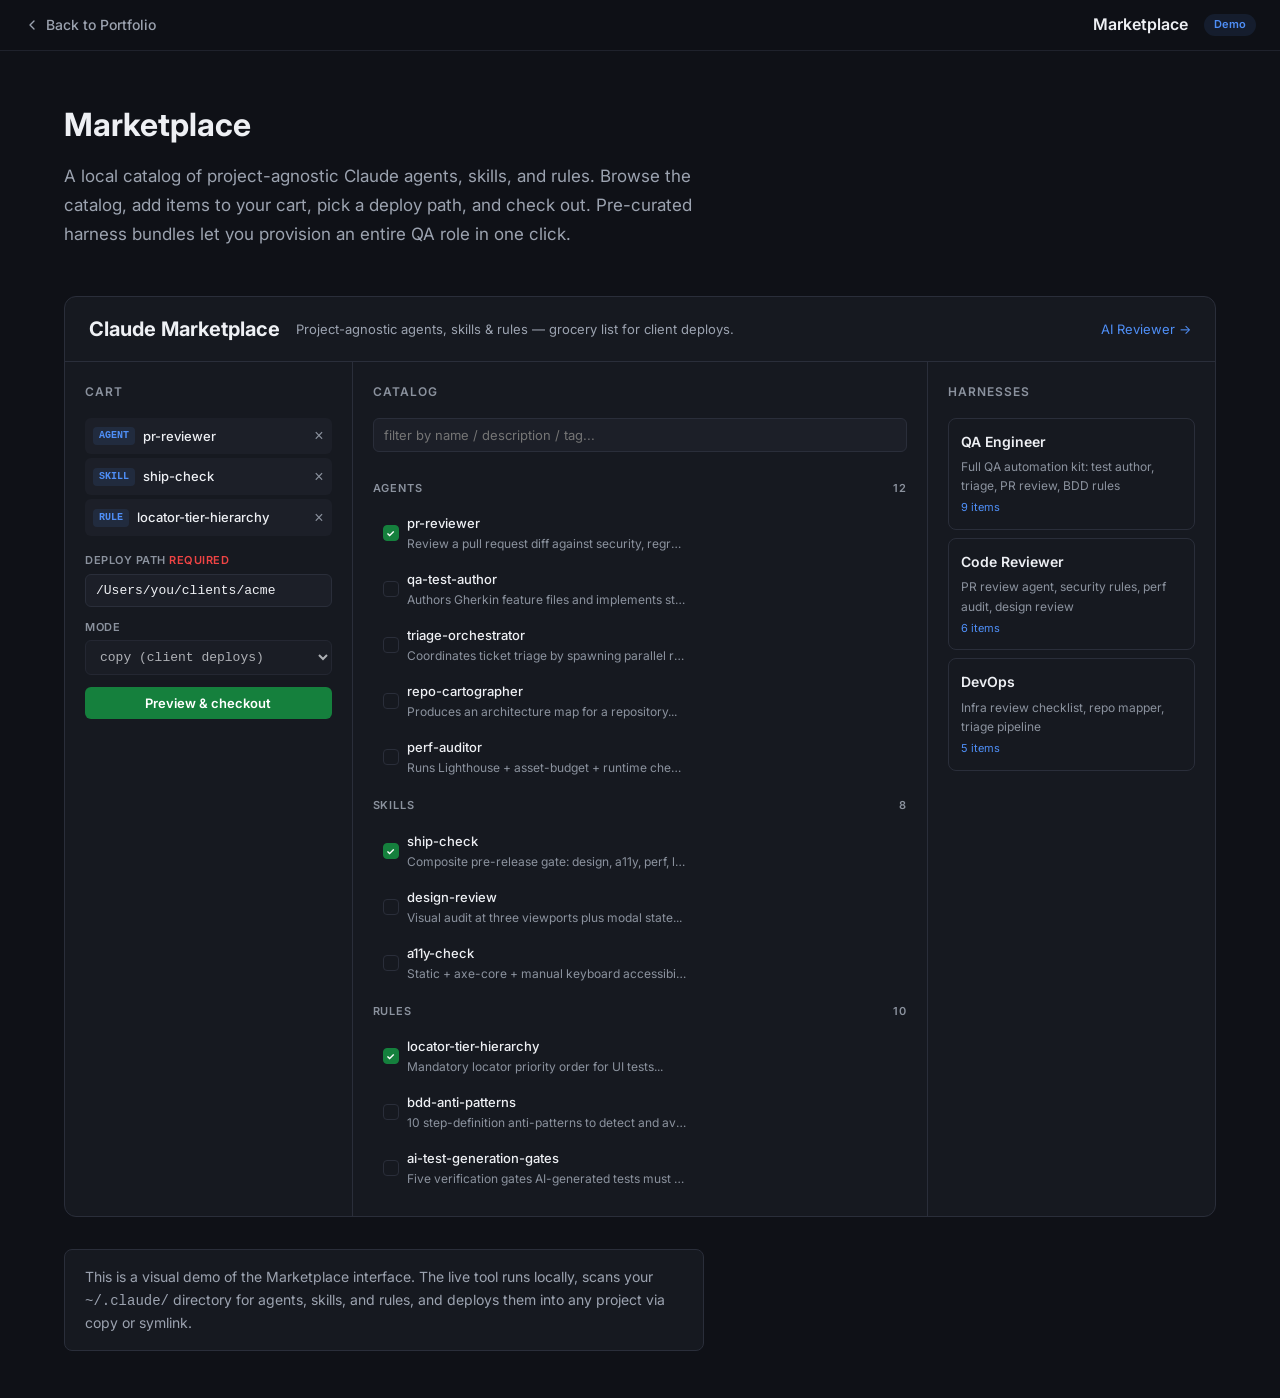
<file: demo-marketplace.html>
<!DOCTYPE html>
<html lang="en">
<head>
    <meta charset="UTF-8">
    <meta name="viewport" content="width=device-width, initial-scale=1.0">
    <title>Marketplace Demo — Kim E. Bandeleon</title>
    <link rel="icon" type="image/svg+xml" href="favicon.svg">
    <link rel="preconnect" href="https://fonts.googleapis.com">
    <link rel="preconnect" href="https://fonts.gstatic.com" crossorigin>
    <link href="https://fonts.googleapis.com/css2?family=Inter:wght@400;500;600;700&display=swap" rel="stylesheet">
    <style>
        *, *::before, *::after { margin: 0; padding: 0; box-sizing: border-box; }
        :root {
            --bg: #0f1117; --bg2: #161920; --bg3: #1c1f28; --bg4: #222631;
            --border: #2a2e3a; --border-s: #1f222c;
            --t1: #eef0f4; --t2: #9ca3b0; --t3: #8b929e;
            --accent: #4f8ff7; --accent-dim: rgba(79,143,247,0.1);
            --green: #22c55e; --green-bg: #15803d;
            --radius: 8px; --radius-lg: 12px;
            --font: 'Inter', -apple-system, BlinkMacSystemFont, sans-serif;
            --mono: 'SF Mono', 'Monaco', 'Inconsolata', monospace;
        }
        html { scroll-behavior: smooth; }
        body { font-family: var(--font); font-size: 16px; line-height: 1.6; color: var(--t1); background: var(--bg); }
        a { color: var(--accent); text-decoration: none; }
        a:hover { color: #6ba1f9; }
        a:focus-visible { outline: 2px solid var(--accent); outline-offset: 2px; border-radius: 2px; }

        .demo-header {
            position: sticky; top: 0; z-index: 100;
            background: rgba(15,17,23,0.9); backdrop-filter: blur(12px); -webkit-backdrop-filter: blur(12px);
            border-bottom: 1px solid var(--border-s);
            padding: 12px 24px; display: flex; align-items: center; gap: 16px;
        }
        .back-link { font-size: 0.875rem; font-weight: 500; color: var(--t2); display: flex; align-items: center; gap: 6px; }
        .back-link:hover { color: var(--t1); }
        .demo-title { font-size: 1rem; font-weight: 600; margin-left: auto; }
        .demo-badge { font-size: 0.6875rem; font-weight: 600; background: var(--accent-dim); color: var(--accent); padding: 2px 10px; border-radius: 9999px; }

        .demo-container { max-width: 1200px; margin: 0 auto; padding: 48px 24px; }
        .demo-intro { max-width: 640px; margin-bottom: 48px; }
        .demo-intro h1 { font-size: 2rem; font-weight: 700; margin-bottom: 12px; }
        .demo-intro p { color: var(--t2); font-size: 1.0625rem; line-height: 1.7; }

        /* Marketplace mock */
        .mp-app { background: var(--bg2); border: 1px solid var(--border); border-radius: var(--radius-lg); overflow: hidden; }
        .mp-header {
            display: flex; align-items: center; gap: 16px; padding: 16px 24px;
            border-bottom: 1px solid var(--border); flex-wrap: wrap;
        }
        .mp-h1 { font-size: 1.25rem; font-weight: 700; }
        .mp-sub { font-size: 0.8125rem; color: var(--t2); }
        .mp-link { margin-left: auto; font-size: 0.8125rem; color: var(--accent); }

        .mp-body { display: grid; grid-template-columns: 1fr 2fr 1fr; min-height: 420px; }
        @media (max-width: 768px) { .mp-body { grid-template-columns: 1fr; } }

        .mp-col { padding: 20px; border-right: 1px solid var(--border); }
        .mp-col:last-child { border-right: none; }
        .mp-col-title { font-size: 0.75rem; font-weight: 600; color: var(--t3); text-transform: uppercase; letter-spacing: 1px; margin-bottom: 16px; }

        .mp-cart-empty { font-size: 0.8125rem; color: var(--t3); }
        .mp-cart-item { display: flex; align-items: center; gap: 8px; padding: 8px; border-radius: 6px; margin-bottom: 4px; background: var(--bg3); font-size: 0.8125rem; }
        .mp-cart-type { font-size: 0.625rem; font-weight: 600; color: var(--accent); background: var(--accent-dim); padding: 1px 6px; border-radius: 4px; text-transform: uppercase; font-family: var(--mono); }
        .mp-cart-name { color: var(--t1); font-weight: 500; }
        .mp-cart-remove { margin-left: auto; color: var(--t3); cursor: pointer; font-size: 1rem; background: none; border: none; }
        .mp-cart-remove:hover { color: #ef4444; }

        .mp-checkout { margin-top: 16px; }
        .mp-field { margin-bottom: 12px; }
        .mp-field label { display: block; font-size: 0.6875rem; font-weight: 600; color: var(--t3); margin-bottom: 4px; text-transform: uppercase; letter-spacing: 0.5px; }
        .mp-field input, .mp-field select { width: 100%; background: var(--bg3); border: 1px solid var(--border); border-radius: 6px; padding: 8px 10px; color: var(--t1); font-size: 0.8125rem; font-family: var(--mono); }
        .mp-btn { background: var(--green-bg); color: #fff; border: none; border-radius: 6px; padding: 8px 16px; font-size: 0.8125rem; font-weight: 600; cursor: pointer; font-family: var(--font); width: 100%; }
        .mp-btn:hover { background: #166534; }
        .mp-btn:disabled { opacity: 0.4; cursor: not-allowed; }

        /* Catalog items */
        .mp-filter { width: 100%; background: var(--bg3); border: 1px solid var(--border); border-radius: 6px; padding: 8px 10px; color: var(--t1); font-size: 0.8125rem; margin-bottom: 16px; font-family: var(--font); }
        .mp-group-h { font-size: 0.6875rem; font-weight: 600; color: var(--t3); text-transform: uppercase; letter-spacing: 0.8px; margin: 12px 0 8px; display: flex; justify-content: space-between; }
        .mp-item { display: flex; align-items: center; gap: 8px; padding: 8px 10px; border-radius: 6px; cursor: pointer; transition: background 0.12s; font-size: 0.8125rem; }
        .mp-item:hover { background: var(--bg3); }
        .mp-item-check { width: 16px; height: 16px; border: 1.5px solid var(--border); border-radius: 4px; flex-shrink: 0; display: flex; align-items: center; justify-content: center; }
        .mp-item-check.checked { background: var(--green-bg); border-color: var(--green-bg); }
        .mp-item-check.checked::after { content: '✓'; color: #fff; font-size: 10px; font-weight: 700; }
        .mp-item-info { flex: 1; }
        .mp-item-name { font-weight: 500; color: var(--t1); }
        .mp-item-desc { font-size: 0.75rem; color: var(--t3); white-space: nowrap; overflow: hidden; text-overflow: ellipsis; max-width: 280px; }

        /* Harnesses */
        .mp-harness { padding: 12px; border: 1px solid var(--border); border-radius: 8px; margin-bottom: 8px; cursor: pointer; transition: border-color 0.12s; }
        .mp-harness:hover { border-color: var(--accent); }
        .mp-harness-name { font-size: 0.875rem; font-weight: 600; color: var(--t1); margin-bottom: 4px; }
        .mp-harness-desc { font-size: 0.75rem; color: var(--t3); }
        .mp-harness-count { font-size: 0.6875rem; color: var(--accent); margin-top: 4px; }

        .demo-note { max-width: 640px; margin-top: 32px; padding: 16px 20px; background: var(--bg2); border: 1px solid var(--border); border-radius: var(--radius); font-size: 0.875rem; color: var(--t2); line-height: 1.6; }

        @media (prefers-reduced-motion: reduce) {
            *, *::before, *::after { animation-duration: 0.01ms !important; transition-duration: 0.01ms !important; }
        }
    </style>
</head>
<body>
    <div class="demo-header">
        <a href="index.html" class="back-link">
            <svg width="16" height="16" viewBox="0 0 24 24" fill="none" stroke="currentColor" stroke-width="2" stroke-linecap="round" stroke-linejoin="round"><polyline points="15 18 9 12 15 6"></polyline></svg>
            Back to Portfolio
        </a>
        <span class="demo-title">Marketplace</span>
        <span class="demo-badge">Demo</span>
    </div>

    <div class="demo-container">
        <div class="demo-intro">
            <h1>Marketplace</h1>
            <p>A local catalog of project-agnostic Claude agents, skills, and rules. Browse the catalog, add items to your cart, pick a deploy path, and check out. Pre-curated harness bundles let you provision an entire QA role in one click.</p>
        </div>

        <div class="mp-app">
            <div class="mp-header">
                <span class="mp-h1">Claude Marketplace</span>
                <span class="mp-sub">Project-agnostic agents, skills &amp; rules — grocery list for client deploys.</span>
                <span class="mp-link">AI Reviewer →</span>
            </div>
            <div class="mp-body">
                <!-- Cart -->
                <div class="mp-col">
                    <div class="mp-col-title">Cart</div>
                    <div id="mp-cart">
                        <div class="mp-cart-item">
                            <span class="mp-cart-type">agent</span>
                            <span class="mp-cart-name">pr-reviewer</span>
                            <button class="mp-cart-remove" aria-label="Remove">&times;</button>
                        </div>
                        <div class="mp-cart-item">
                            <span class="mp-cart-type">skill</span>
                            <span class="mp-cart-name">ship-check</span>
                            <button class="mp-cart-remove" aria-label="Remove">&times;</button>
                        </div>
                        <div class="mp-cart-item">
                            <span class="mp-cart-type">rule</span>
                            <span class="mp-cart-name">locator-tier-hierarchy</span>
                            <button class="mp-cart-remove" aria-label="Remove">&times;</button>
                        </div>
                    </div>
                    <div class="mp-checkout">
                        <div class="mp-field">
                            <label>Deploy path <span style="color:#ef4444">required</span></label>
                            <input type="text" value="/Users/you/clients/acme" readonly>
                        </div>
                        <div class="mp-field">
                            <label>Mode</label>
                            <select disabled><option>copy (client deploys)</option></select>
                        </div>
                        <button class="mp-btn">Preview &amp; checkout</button>
                    </div>
                </div>

                <!-- Catalog -->
                <div class="mp-col">
                    <div class="mp-col-title">Catalog</div>
                    <input type="text" class="mp-filter" placeholder="filter by name / description / tag..." readonly>
                    <div class="mp-group-h"><span>Agents</span><span>12</span></div>
                    <div class="mp-item"><div class="mp-item-check checked"></div><div class="mp-item-info"><div class="mp-item-name">pr-reviewer</div><div class="mp-item-desc">Review a pull request diff against security, regression-safety...</div></div></div>
                    <div class="mp-item"><div class="mp-item-check"></div><div class="mp-item-info"><div class="mp-item-name">qa-test-author</div><div class="mp-item-desc">Authors Gherkin feature files and implements step definitions...</div></div></div>
                    <div class="mp-item"><div class="mp-item-check"></div><div class="mp-item-info"><div class="mp-item-name">triage-orchestrator</div><div class="mp-item-desc">Coordinates ticket triage by spawning parallel research sub-agents...</div></div></div>
                    <div class="mp-item"><div class="mp-item-check"></div><div class="mp-item-info"><div class="mp-item-name">repo-cartographer</div><div class="mp-item-desc">Produces an architecture map for a repository...</div></div></div>
                    <div class="mp-item"><div class="mp-item-check"></div><div class="mp-item-info"><div class="mp-item-name">perf-auditor</div><div class="mp-item-desc">Runs Lighthouse + asset-budget + runtime checks against...</div></div></div>

                    <div class="mp-group-h"><span>Skills</span><span>8</span></div>
                    <div class="mp-item"><div class="mp-item-check checked"></div><div class="mp-item-info"><div class="mp-item-name">ship-check</div><div class="mp-item-desc">Composite pre-release gate: design, a11y, perf, links...</div></div></div>
                    <div class="mp-item"><div class="mp-item-check"></div><div class="mp-item-info"><div class="mp-item-name">design-review</div><div class="mp-item-desc">Visual audit at three viewports plus modal state...</div></div></div>
                    <div class="mp-item"><div class="mp-item-check"></div><div class="mp-item-info"><div class="mp-item-name">a11y-check</div><div class="mp-item-desc">Static + axe-core + manual keyboard accessibility audit...</div></div></div>

                    <div class="mp-group-h"><span>Rules</span><span>10</span></div>
                    <div class="mp-item"><div class="mp-item-check checked"></div><div class="mp-item-info"><div class="mp-item-name">locator-tier-hierarchy</div><div class="mp-item-desc">Mandatory locator priority order for UI tests...</div></div></div>
                    <div class="mp-item"><div class="mp-item-check"></div><div class="mp-item-info"><div class="mp-item-name">bdd-anti-patterns</div><div class="mp-item-desc">10 step-definition anti-patterns to detect and avoid...</div></div></div>
                    <div class="mp-item"><div class="mp-item-check"></div><div class="mp-item-info"><div class="mp-item-name">ai-test-generation-gates</div><div class="mp-item-desc">Five verification gates AI-generated tests must pass...</div></div></div>
                </div>

                <!-- Harnesses -->
                <div class="mp-col">
                    <div class="mp-col-title">Harnesses</div>
                    <div class="mp-harness">
                        <div class="mp-harness-name">QA Engineer</div>
                        <div class="mp-harness-desc">Full QA automation kit: test author, triage, PR review, BDD rules</div>
                        <div class="mp-harness-count">9 items</div>
                    </div>
                    <div class="mp-harness">
                        <div class="mp-harness-name">Code Reviewer</div>
                        <div class="mp-harness-desc">PR review agent, security rules, perf audit, design review</div>
                        <div class="mp-harness-count">6 items</div>
                    </div>
                    <div class="mp-harness">
                        <div class="mp-harness-name">DevOps</div>
                        <div class="mp-harness-desc">Infra review checklist, repo mapper, triage pipeline</div>
                        <div class="mp-harness-count">5 items</div>
                    </div>
                </div>
            </div>
        </div>

        <div class="demo-note">
            This is a visual demo of the Marketplace interface. The live tool runs locally, scans your <code>~/.claude/</code> directory for agents, skills, and rules, and deploys them into any project via copy or symlink.
        </div>
    </div>
</body>
</html>
</file>
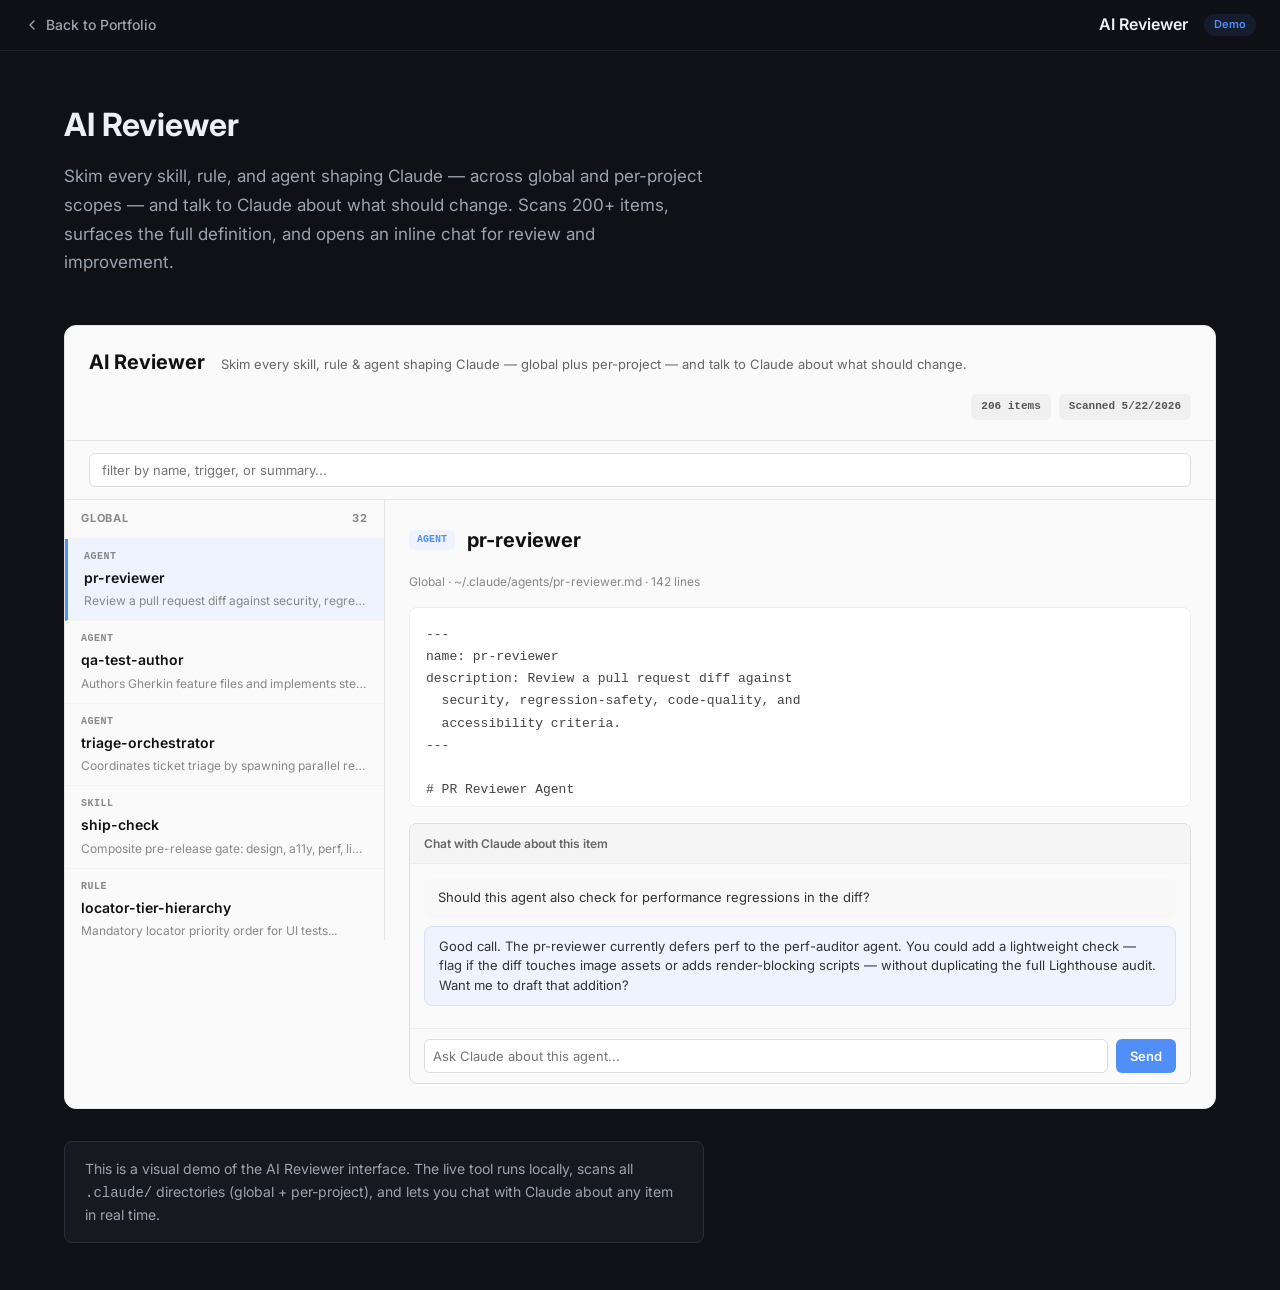
<file: demo-reviewer.html>
<!DOCTYPE html>
<html lang="en">
<head>
    <meta charset="UTF-8">
    <meta name="viewport" content="width=device-width, initial-scale=1.0">
    <title>AI Reviewer Demo — Kim E. Bandeleon</title>
    <link rel="icon" type="image/svg+xml" href="favicon.svg">
    <link rel="preconnect" href="https://fonts.googleapis.com">
    <link rel="preconnect" href="https://fonts.gstatic.com" crossorigin>
    <link href="https://fonts.googleapis.com/css2?family=Inter:wght@400;500;600;700&display=swap" rel="stylesheet">
    <style>
        *, *::before, *::after { margin: 0; padding: 0; box-sizing: border-box; }
        :root {
            --bg: #0f1117; --bg2: #161920; --bg3: #1c1f28; --bg4: #222631;
            --border: #2a2e3a; --border-s: #1f222c;
            --t1: #eef0f4; --t2: #9ca3b0; --t3: #8b929e;
            --accent: #4f8ff7; --accent-dim: rgba(79,143,247,0.1);
            --green: #22c55e; --green-bg: #15803d;
            --radius: 8px; --radius-lg: 12px;
            --font: 'Inter', -apple-system, BlinkMacSystemFont, sans-serif;
            --mono: 'SF Mono', 'Monaco', 'Inconsolata', monospace;
        }
        html { scroll-behavior: smooth; }
        body { font-family: var(--font); font-size: 16px; line-height: 1.6; color: var(--t1); background: var(--bg); }
        a { color: var(--accent); text-decoration: none; }
        a:hover { color: #6ba1f9; }
        a:focus-visible { outline: 2px solid var(--accent); outline-offset: 2px; border-radius: 2px; }

        .demo-header {
            position: sticky; top: 0; z-index: 100;
            background: rgba(15,17,23,0.9); backdrop-filter: blur(12px); -webkit-backdrop-filter: blur(12px);
            border-bottom: 1px solid var(--border-s);
            padding: 12px 24px; display: flex; align-items: center; gap: 16px;
        }
        .back-link { font-size: 0.875rem; font-weight: 500; color: var(--t2); display: flex; align-items: center; gap: 6px; }
        .back-link:hover { color: var(--t1); }
        .demo-title { font-size: 1rem; font-weight: 600; margin-left: auto; }
        .demo-badge { font-size: 0.6875rem; font-weight: 600; background: var(--accent-dim); color: var(--accent); padding: 2px 10px; border-radius: 9999px; }

        .demo-container { max-width: 1200px; margin: 0 auto; padding: 48px 24px; }
        .demo-intro { max-width: 640px; margin-bottom: 48px; }
        .demo-intro h1 { font-size: 2rem; font-weight: 700; margin-bottom: 12px; }
        .demo-intro p { color: var(--t2); font-size: 1.0625rem; line-height: 1.7; }

        /* AI Reviewer mock */
        .rv-app { background: #fafafa; border: 1px solid #e5e5e5; border-radius: var(--radius-lg); overflow: hidden; color: #1a1a1a; }
        .rv-header { padding: 20px 24px; border-bottom: 1px solid #e5e5e5; display: flex; align-items: baseline; gap: 16px; flex-wrap: wrap; }
        .rv-h1 { font-size: 1.25rem; font-weight: 700; color: #111; }
        .rv-sub { font-size: 0.8125rem; color: #666; }
        .rv-chips { margin-left: auto; display: flex; gap: 8px; }
        .rv-chip { font-size: 0.6875rem; font-weight: 600; background: #f0f0f0; color: #555; padding: 4px 10px; border-radius: 6px; font-family: var(--mono); }

        .rv-toolbar { padding: 12px 24px; border-bottom: 1px solid #e5e5e5; }
        .rv-filter { width: 100%; background: #fff; border: 1px solid #ddd; border-radius: 6px; padding: 8px 12px; font-size: 0.8125rem; color: #333; font-family: var(--font); }

        .rv-body { display: grid; grid-template-columns: 320px 1fr; min-height: 440px; }
        @media (max-width: 768px) { .rv-body { grid-template-columns: 1fr; } }

        .rv-sidebar { border-right: 1px solid #e5e5e5; overflow-y: auto; max-height: 440px; }
        .rv-group { padding: 10px 16px; font-size: 0.6875rem; font-weight: 700; color: #888; text-transform: uppercase; letter-spacing: 0.8px; display: flex; justify-content: space-between; border-bottom: 1px solid #f0f0f0; }
        .rv-entry { padding: 10px 16px; border-bottom: 1px solid #f5f5f5; cursor: pointer; transition: background 0.1s; }
        .rv-entry:hover { background: #f5f5f5; }
        .rv-entry.active { background: #eef3ff; border-left: 3px solid var(--accent); }
        .rv-entry-type { font-size: 0.625rem; font-weight: 700; color: #888; text-transform: uppercase; letter-spacing: 0.5px; font-family: var(--mono); }
        .rv-entry-name { font-size: 0.875rem; font-weight: 600; color: #111; margin-top: 2px; }
        .rv-entry-desc { font-size: 0.75rem; color: #888; white-space: nowrap; overflow: hidden; text-overflow: ellipsis; margin-top: 2px; }

        .rv-detail { padding: 24px; display: flex; flex-direction: column; gap: 16px; }
        .rv-detail-header { display: flex; align-items: center; gap: 12px; }
        .rv-detail-type { font-size: 0.625rem; font-weight: 700; color: var(--accent); text-transform: uppercase; background: #eef3ff; padding: 2px 8px; border-radius: 4px; font-family: var(--mono); }
        .rv-detail-name { font-size: 1.25rem; font-weight: 700; color: #111; }
        .rv-detail-meta { font-size: 0.75rem; color: #888; }
        .rv-detail-body { font-size: 0.8125rem; line-height: 1.7; color: #444; background: #fff; border: 1px solid #eee; border-radius: 8px; padding: 16px; font-family: var(--mono); white-space: pre-wrap; max-height: 200px; overflow-y: auto; }
        .rv-chat { border: 1px solid #ddd; border-radius: 8px; overflow: hidden; }
        .rv-chat-header { padding: 10px 14px; background: #f5f5f5; font-size: 0.75rem; font-weight: 600; color: #666; border-bottom: 1px solid #eee; }
        .rv-chat-body { padding: 14px; min-height: 60px; }
        .rv-chat-msg { font-size: 0.8125rem; color: #333; background: #f8f8f8; border-radius: 8px; padding: 10px 14px; margin-bottom: 8px; line-height: 1.5; }
        .rv-chat-msg.ai { background: #eef3ff; border: 1px solid #d4e2fc; }
        .rv-chat-input { display: flex; gap: 8px; padding: 10px 14px; border-top: 1px solid #eee; }
        .rv-chat-input input { flex: 1; border: 1px solid #ddd; border-radius: 6px; padding: 8px; font-size: 0.8125rem; font-family: var(--font); }
        .rv-chat-input button { background: var(--accent); color: #fff; border: none; border-radius: 6px; padding: 8px 14px; font-size: 0.8125rem; font-weight: 600; cursor: pointer; font-family: var(--font); }

        .demo-note { max-width: 640px; margin-top: 32px; padding: 16px 20px; background: var(--bg2); border: 1px solid var(--border); border-radius: var(--radius); font-size: 0.875rem; color: var(--t2); line-height: 1.6; }

        @media (prefers-reduced-motion: reduce) {
            *, *::before, *::after { animation-duration: 0.01ms !important; transition-duration: 0.01ms !important; }
        }
    </style>
</head>
<body>
    <div class="demo-header">
        <a href="index.html" class="back-link">
            <svg width="16" height="16" viewBox="0 0 24 24" fill="none" stroke="currentColor" stroke-width="2" stroke-linecap="round" stroke-linejoin="round"><polyline points="15 18 9 12 15 6"></polyline></svg>
            Back to Portfolio
        </a>
        <span class="demo-title">AI Reviewer</span>
        <span class="demo-badge">Demo</span>
    </div>

    <div class="demo-container">
        <div class="demo-intro">
            <h1>AI Reviewer</h1>
            <p>Skim every skill, rule, and agent shaping Claude — across global and per-project scopes — and talk to Claude about what should change. Scans 200+ items, surfaces the full definition, and opens an inline chat for review and improvement.</p>
        </div>

        <div class="rv-app">
            <div class="rv-header">
                <span class="rv-h1">AI Reviewer</span>
                <span class="rv-sub">Skim every skill, rule &amp; agent shaping Claude — global plus per-project — and talk to Claude about what should change.</span>
                <div class="rv-chips">
                    <span class="rv-chip">206 items</span>
                    <span class="rv-chip">Scanned 5/22/2026</span>
                </div>
            </div>
            <div class="rv-toolbar">
                <input type="text" class="rv-filter" placeholder="filter by name, trigger, or summary..." readonly>
            </div>
            <div class="rv-body">
                <div class="rv-sidebar">
                    <div class="rv-group"><span>Global</span><span>32</span></div>
                    <div class="rv-entry active">
                        <div class="rv-entry-type">agent</div>
                        <div class="rv-entry-name">pr-reviewer</div>
                        <div class="rv-entry-desc">Review a pull request diff against security, regression-safety...</div>
                    </div>
                    <div class="rv-entry">
                        <div class="rv-entry-type">agent</div>
                        <div class="rv-entry-name">qa-test-author</div>
                        <div class="rv-entry-desc">Authors Gherkin feature files and implements step definitions...</div>
                    </div>
                    <div class="rv-entry">
                        <div class="rv-entry-type">agent</div>
                        <div class="rv-entry-name">triage-orchestrator</div>
                        <div class="rv-entry-desc">Coordinates ticket triage by spawning parallel research sub-agents...</div>
                    </div>
                    <div class="rv-entry">
                        <div class="rv-entry-type">skill</div>
                        <div class="rv-entry-name">ship-check</div>
                        <div class="rv-entry-desc">Composite pre-release gate: design, a11y, perf, links...</div>
                    </div>
                    <div class="rv-entry">
                        <div class="rv-entry-type">rule</div>
                        <div class="rv-entry-name">locator-tier-hierarchy</div>
                        <div class="rv-entry-desc">Mandatory locator priority order for UI tests...</div>
                    </div>
                    <div class="rv-entry">
                        <div class="rv-entry-type">rule</div>
                        <div class="rv-entry-name">bdd-anti-patterns</div>
                        <div class="rv-entry-desc">10 step-definition anti-patterns to detect and avoid...</div>
                    </div>
                    <div class="rv-entry">
                        <div class="rv-entry-type">rule</div>
                        <div class="rv-entry-name">ai-test-generation-gates</div>
                        <div class="rv-entry-desc">The five verification gates AI-generated tests must pass...</div>
                    </div>
                    <div class="rv-group"><span>k0wd.github.io</span><span>5</span></div>
                    <div class="rv-entry">
                        <div class="rv-entry-type">rule</div>
                        <div class="rv-entry-name">a11y-targets</div>
                        <div class="rv-entry-desc">WCAG 2.2 Level AA — no known violations...</div>
                    </div>
                    <div class="rv-entry">
                        <div class="rv-entry-type">rule</div>
                        <div class="rv-entry-name">perf-budget</div>
                        <div class="rv-entry-desc">Hard performance numbers. Crossing them blocks the change...</div>
                    </div>
                </div>
                <div class="rv-detail">
                    <div class="rv-detail-header">
                        <span class="rv-detail-type">agent</span>
                        <span class="rv-detail-name">pr-reviewer</span>
                    </div>
                    <div class="rv-detail-meta">Global &middot; ~/.claude/agents/pr-reviewer.md &middot; 142 lines</div>
                    <div class="rv-detail-body">---
name: pr-reviewer
description: Review a pull request diff against
  security, regression-safety, code-quality, and
  accessibility criteria.
---

# PR Reviewer Agent

Reviews pull request diffs and reports findings
grouped by severity: Blocker / Warning / Suggestion.

## Criteria
- Security: injection, XSS, secrets in code
- Regression: breaking changes, removed tests
- Code quality: complexity, dead code, naming
- Accessibility: ARIA, contrast, focus order</div>
                    <div class="rv-chat">
                        <div class="rv-chat-header">Chat with Claude about this item</div>
                        <div class="rv-chat-body">
                            <div class="rv-chat-msg">Should this agent also check for performance regressions in the diff?</div>
                            <div class="rv-chat-msg ai">Good call. The pr-reviewer currently defers perf to the perf-auditor agent. You could add a lightweight check — flag if the diff touches image assets or adds render-blocking scripts — without duplicating the full Lighthouse audit. Want me to draft that addition?</div>
                        </div>
                        <div class="rv-chat-input">
                            <input type="text" placeholder="Ask Claude about this agent..." readonly>
                            <button type="button">Send</button>
                        </div>
                    </div>
                </div>
            </div>
        </div>

        <div class="demo-note">
            This is a visual demo of the AI Reviewer interface. The live tool runs locally, scans all <code>.claude/</code> directories (global + per-project), and lets you chat with Claude about any item in real time.
        </div>
    </div>
</body>
</html>
</file>
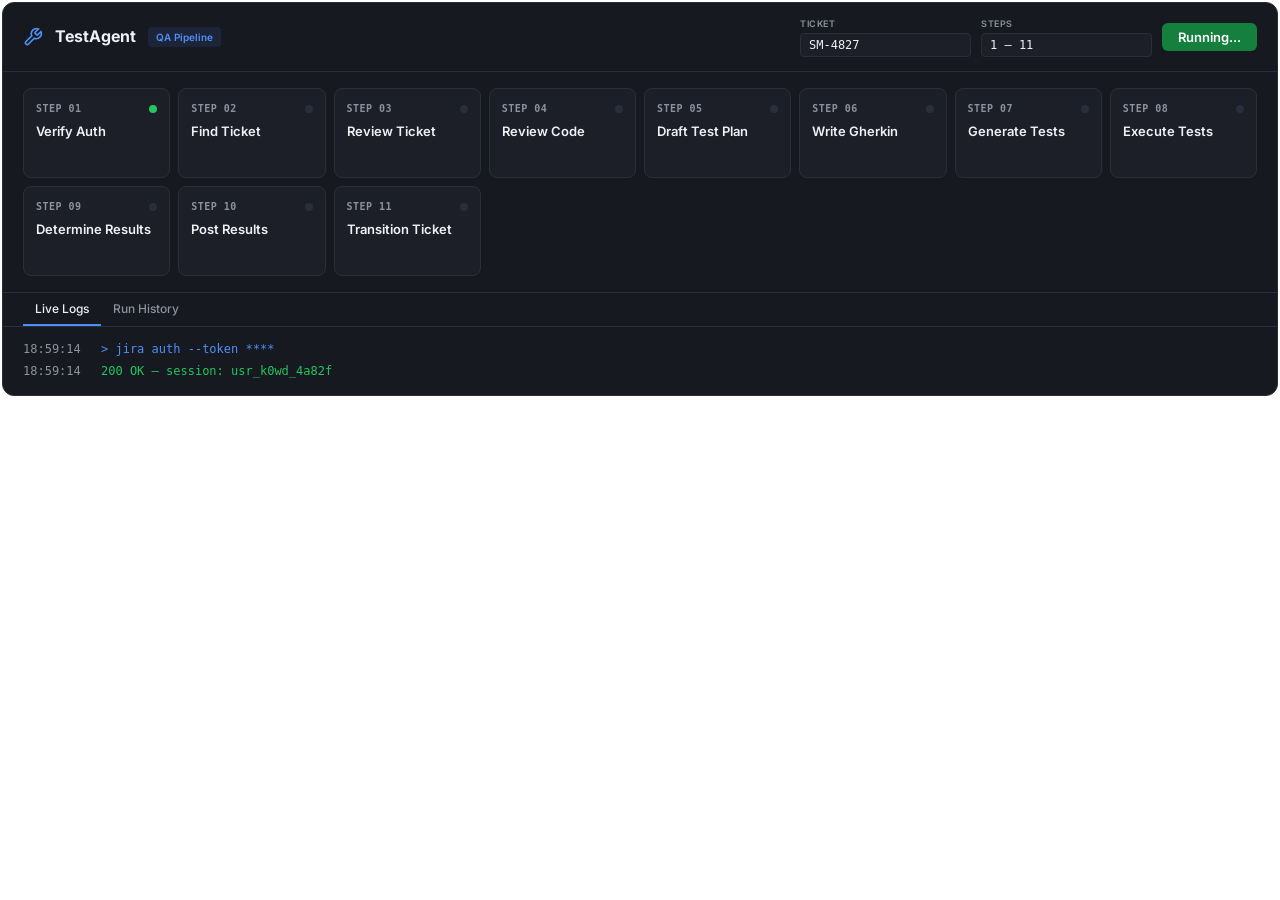
<file: demo-testagent-embed.html>
<!DOCTYPE html>
<html lang="en">
<head>
    <meta charset="UTF-8">
    <meta name="viewport" content="width=device-width, initial-scale=1.0">
    <title>TestAgent — embedded demo</title>
    <link rel="preconnect" href="https://fonts.googleapis.com">
    <link rel="preconnect" href="https://fonts.gstatic.com" crossorigin>
    <link href="https://fonts.googleapis.com/css2?family=Inter:wght@400;500;600;700&display=swap" rel="stylesheet">
    <style>
        *, *::before, *::after { margin: 0; padding: 0; box-sizing: border-box; }
        :root {
            --bg2: #161920; --bg3: #1c1f28;
            --border: #2a2e3a;
            --t1: #eef0f4; --t2: #9ca3b0; --t3: #8b929e;
            --accent: #4f8ff7; --accent-dim: rgba(79,143,247,0.1);
            --green: #22c55e; --yellow: #eab308; --red: #ef4444; --green-bg: #15803d;
            --radius: 8px; --radius-lg: 12px;
            --font: 'Inter', -apple-system, BlinkMacSystemFont, sans-serif;
            --mono: 'SF Mono', 'Monaco', 'Inconsolata', monospace;
        }
        body { font-family: var(--font); font-size: 16px; line-height: 1.6; color: var(--t1); background: transparent; padding: 2px; }

        .ta-app { background: var(--bg2); border: 1px solid var(--border); border-radius: var(--radius-lg); overflow: hidden; }
        .ta-header { display: flex; align-items: center; gap: 12px; padding: 14px 20px; border-bottom: 1px solid var(--border); flex-wrap: wrap; }
        .ta-logo { color: var(--accent); }
        .ta-brand { font-size: 1rem; font-weight: 700; }
        .ta-badge-pipe { font-size: 0.625rem; font-weight: 600; background: var(--accent-dim); color: var(--accent); padding: 2px 8px; border-radius: 4px; }
        .ta-controls { display: flex; gap: 10px; align-items: center; margin-left: auto; flex-wrap: wrap; }
        .ta-ctrl-group { display: flex; flex-direction: column; gap: 2px; }
        .ta-ctrl-label { font-size: 0.5625rem; font-weight: 600; color: var(--t3); text-transform: uppercase; letter-spacing: 0.5px; }
        .ta-ctrl-input { background: var(--bg3); border: 1px solid var(--border); border-radius: 4px; padding: 4px 8px; font-size: 0.75rem; color: var(--t1); font-family: var(--mono); min-width: 80px; }
        .ta-run-btn { background: var(--green-bg); color: #fff; border: none; border-radius: 6px; padding: 6px 16px; font-size: 0.8125rem; font-weight: 600; cursor: pointer; font-family: var(--font); display: flex; align-items: center; gap: 6px; }
        .ta-run-btn:hover { background: #166534; }

        .ta-pipeline { display: grid; grid-template-columns: repeat(auto-fill, minmax(140px, 1fr)); gap: 8px; padding: 16px 20px; }
        .ta-step { background: var(--bg3); border: 1px solid var(--border); border-radius: var(--radius); padding: 12px; display: flex; flex-direction: column; gap: 6px; min-height: 90px; }
        .ta-step-header { display: flex; justify-content: space-between; align-items: center; }
        .ta-step-label { font-size: 0.625rem; font-weight: 600; color: var(--t3); letter-spacing: 0.5px; font-family: var(--mono); }
        .ta-step-dot { width: 8px; height: 8px; border-radius: 50%; background: var(--border); }
        .ta-step-dot.pass { background: var(--green); }
        .ta-step-dot.fail { background: var(--red); }
        .ta-step-dot.processing { background: var(--yellow); animation: pulse 1.2s ease infinite; }
        .ta-step-title { font-size: 0.8125rem; font-weight: 600; color: var(--t1); line-height: 1.3; }

        .ta-log { border-top: 1px solid var(--border); }
        .ta-log-tabs { display: flex; padding: 0 20px; border-bottom: 1px solid var(--border); }
        .ta-log-tab { padding: 8px 12px; font-size: 0.75rem; font-weight: 500; color: var(--t3); background: none; border: none; border-bottom: 2px solid transparent; cursor: pointer; font-family: var(--font); }
        .ta-log-tab.active { color: var(--t1); border-bottom-color: var(--accent); }
        .ta-log-body { padding: 12px 20px; max-height: 180px; overflow-y: auto; font-family: var(--mono); font-size: 0.75rem; line-height: 1.8; }
        .ta-log-line { display: flex; gap: 8px; }
        .ta-log-time { color: var(--t3); min-width: 70px; }
        .ta-log-text { color: var(--t2); }
        .ta-log-text.pass { color: var(--green); }
        .ta-log-text.fail { color: var(--red); }
        .ta-log-text.warn { color: var(--yellow); }
        .ta-log-text.info { color: var(--accent); }

        @keyframes pulse { 0%, 100% { opacity: 1; } 50% { opacity: 0.4; } }
        @media (prefers-reduced-motion: reduce) {
            *, *::before, *::after { animation-duration: 0.01ms !important; transition-duration: 0.01ms !important; }
        }
    </style>
</head>
<body>
    <div class="ta-app">
        <div class="ta-header">
            <svg class="ta-logo" width="20" height="20" viewBox="0 0 24 24" fill="none" stroke="currentColor" stroke-width="2"><path d="M14.7 6.3a1 1 0 0 0 0 1.4l1.6 1.6a1 1 0 0 0 1.4 0l3.77-3.77a6 6 0 0 1-7.94 7.94l-6.91 6.91a2.12 2.12 0 0 1-3-3l6.91-6.91a6 6 0 0 1 7.94-7.94l-3.76 3.76z"></path></svg>
            <span class="ta-brand">TestAgent</span>
            <span class="ta-badge-pipe">QA Pipeline</span>
            <div class="ta-controls">
                <div class="ta-ctrl-group">
                    <span class="ta-ctrl-label">Ticket</span>
                    <input class="ta-ctrl-input" value="SM-4827" readonly>
                </div>
                <div class="ta-ctrl-group">
                    <span class="ta-ctrl-label">Steps</span>
                    <input class="ta-ctrl-input" value="1 — 11" readonly style="min-width: 60px;">
                </div>
                <button class="ta-run-btn" id="ta-run">&#9654; Run</button>
            </div>
        </div>
        <div class="ta-pipeline" id="ta-pipeline"></div>
        <div class="ta-log">
            <div class="ta-log-tabs">
                <button class="ta-log-tab active">Live Logs</button>
                <button class="ta-log-tab">Run History</button>
            </div>
            <div class="ta-log-body" id="ta-log-body"></div>
        </div>
    </div>

    <script>
    (function() {
        var steps = [
            { step: 1, title: "Verify Auth" }, { step: 2, title: "Find Ticket" },
            { step: 3, title: "Review Ticket" }, { step: 4, title: "Review Code" },
            { step: 5, title: "Draft Test Plan" }, { step: 6, title: "Write Gherkin" },
            { step: 7, title: "Generate Tests" }, { step: 8, title: "Execute Tests" },
            { step: 9, title: "Determine Results" }, { step: 10, title: "Post Results" },
            { step: 11, title: "Transition Ticket" }
        ];
        var results = { 8: 'fail', 11: 'warn' };
        var logs = [
            [{ t: '> jira auth --token ****', c: 'info' }, { t: '  200 OK — session: usr_k0wd_4a82f', c: 'pass' }],
            [{ t: '> find ticket SM-4827', c: 'info' }, { t: '  Found: SM-4827 "Login flow regression"', c: 'pass' }],
            [{ t: '> review ticket SM-4827', c: 'info' }, { t: '  Acceptance Criteria: 4 items parsed', c: 'pass' }],
            [{ t: '> review code --pr #1847', c: 'info' }, { t: '  Diff: +142 -38 across 6 files — no blockers', c: 'pass' }],
            [{ t: '> draft test-plan --scenarios auto', c: 'info' }, { t: '  Test plan generated — 6 scenarios', c: 'pass' }],
            [{ t: '> write gherkin --feature login', c: 'info' }, { t: '  14 steps across 3 feature files', c: 'pass' }],
            [{ t: '> generate tests --framework playwright', c: 'info' }, { t: '  8 test cases generated', c: 'pass' }],
            [{ t: '> execute tests --headless --parallel 4', c: 'info' }, { t: '  PASS  test_login_valid       420ms', c: 'pass' }, { t: '  PASS  test_oauth_state        280ms', c: 'pass' }, { t: '  FAIL  test_login_redirect    1240ms', c: 'fail' }, { t: '  Result: 6 passed, 2 failed   4.48s', c: 'fail' }],
            [{ t: '> determine results', c: 'info' }, { t: '  Pass rate: 75% (6/8)', c: 'warn' }, { t: '  Root cause: callback.ts missing redirect', c: 'fail' }],
            [{ t: '> post results --target jira,slack', c: 'info' }, { t: '  Comment posted to SM-4827', c: 'pass' }, { t: '  Slack #qa-alerts notified', c: 'pass' }],
            [{ t: '> transition ticket SM-4827', c: 'info' }, { t: '  WARNING: 2 test failures', c: 'warn' }, { t: '  Ticket NOT transitioned — needs-fix', c: 'warn' }]
        ];

        var pipeline = document.getElementById('ta-pipeline');
        var logBody = document.getElementById('ta-log-body');
        var runBtn = document.getElementById('ta-run');
        var running = false;

        function postHeight() {
            try { parent.postMessage({ taHeight: document.body.scrollHeight }, '*'); } catch (e) {}
        }

        function renderPipeline() {
            pipeline.innerHTML = steps.map(function(s) {
                return '<div class="ta-step" id="step-' + s.step + '">'
                    + '<div class="ta-step-header">'
                    + '<span class="ta-step-label">STEP ' + String(s.step).padStart(2, '0') + '</span>'
                    + '<span class="ta-step-dot" id="dot-' + s.step + '"></span>'
                    + '</div>'
                    + '<div class="ta-step-title">' + s.title + '</div>'
                    + '</div>';
            }).join('');
            postHeight();
        }

        function timestamp() {
            return new Date().toLocaleTimeString('en-US', { hour12: false, hour: '2-digit', minute: '2-digit', second: '2-digit' });
        }

        function addLog(text, cls) {
            var line = document.createElement('div');
            line.className = 'ta-log-line';
            line.innerHTML = '<span class="ta-log-time">' + timestamp() + '</span>'
                + '<span class="ta-log-text ' + (cls || '') + '">' + text + '</span>';
            logBody.appendChild(line);
            logBody.scrollTop = logBody.scrollHeight;
        }

        function runDemo() {
            if (running) return;
            running = true;
            renderPipeline();
            logBody.innerHTML = '';
            var i = 0;

            function processStep() {
                if (i >= steps.length) { running = false; runBtn.innerHTML = '&#9654; Run'; return; }
                var dot = document.getElementById('dot-' + steps[i].step);
                dot.className = 'ta-step-dot processing';
                var stepLogs = logs[i] || [];
                var logIdx = 0;
                function showNextLog() {
                    if (logIdx >= stepLogs.length) {
                        var result = results[steps[i].step] || 'pass';
                        dot.className = 'ta-step-dot ' + result;
                        i++;
                        setTimeout(processStep, 300 + Math.random() * 300);
                        return;
                    }
                    addLog(stepLogs[logIdx].t, stepLogs[logIdx].c);
                    logIdx++;
                    setTimeout(showNextLog, 120 + Math.random() * 200);
                }
                showNextLog();
            }
            runBtn.textContent = 'Running...';
            processStep();
        }

        var prefersReduced = window.matchMedia('(prefers-reduced-motion: reduce)');

        // Reduced-motion users get the finished pipeline instantly (no animation) — the demo
        // still "runs" on load, it just doesn't auto-play motion they didn't ask for.
        function renderFinalState() {
            renderPipeline();
            steps.forEach(function(s) {
                var dot = document.getElementById('dot-' + s.step);
                if (dot) dot.className = 'ta-step-dot ' + (results[s.step] || 'pass');
            });
            logBody.innerHTML = '';
            logs.forEach(function(group) { group.forEach(function(l) { addLog(l.t, l.c); }); });
            running = false;
            runBtn.innerHTML = '&#9654; Run';
            postHeight();
        }

        function autoRun() {
            if (prefersReduced.matches) { renderFinalState(); } else { runDemo(); }
        }

        renderPipeline();
        addLog('Waiting for run...', 'info');
        runBtn.addEventListener('click', runDemo);
        window.addEventListener('load', postHeight);
        window.addEventListener('resize', postHeight);
        setTimeout(postHeight, 300);

        // Run when the parent reports the section is in view (fires on every reload / revisit).
        window.addEventListener('message', function(e) {
            if (e.data && e.data.taRun) { autoRun(); }
        });

        // Announce readiness to the parent; also auto-run when opened standalone (not embedded).
        function announceReady() { try { parent.postMessage({ taReady: true }, '*'); } catch (e) {} }
        window.addEventListener('load', announceReady);
        announceReady();
        if (window.parent === window) { autoRun(); }
    })();
    </script>
</body>
</html>
</file>
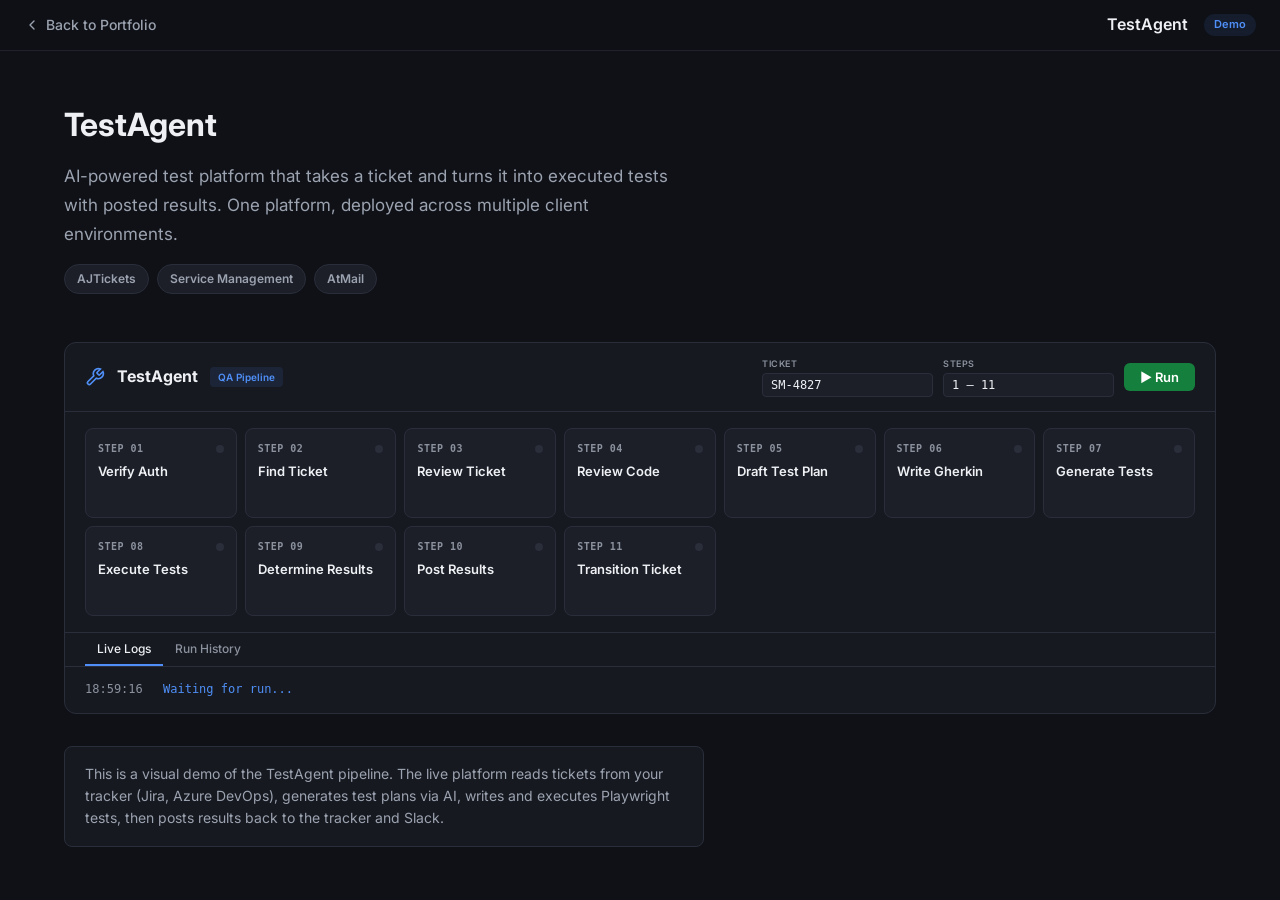
<file: demo-testagent.html>
<!DOCTYPE html>
<html lang="en">
<head>
    <meta charset="UTF-8">
    <meta name="viewport" content="width=device-width, initial-scale=1.0">
    <title>TestAgent Demo — Kim E. Bandeleon</title>
    <link rel="icon" type="image/svg+xml" href="favicon.svg">
    <link rel="preconnect" href="https://fonts.googleapis.com">
    <link rel="preconnect" href="https://fonts.gstatic.com" crossorigin>
    <link href="https://fonts.googleapis.com/css2?family=Inter:wght@400;500;600;700&display=swap" rel="stylesheet">
    <style>
        *, *::before, *::after { margin: 0; padding: 0; box-sizing: border-box; }
        :root {
            --bg: #0f1117; --bg2: #161920; --bg3: #1c1f28; --bg4: #222631;
            --border: #2a2e3a; --border-s: #1f222c;
            --t1: #eef0f4; --t2: #9ca3b0; --t3: #8b929e;
            --accent: #4f8ff7; --accent-dim: rgba(79,143,247,0.1);
            --green: #22c55e; --yellow: #eab308; --red: #ef4444;
            --green-bg: #15803d;
            --radius: 8px; --radius-lg: 12px;
            --font: 'Inter', -apple-system, BlinkMacSystemFont, sans-serif;
            --mono: 'SF Mono', 'Monaco', 'Inconsolata', monospace;
        }
        html { scroll-behavior: smooth; }
        body { font-family: var(--font); font-size: 16px; line-height: 1.6; color: var(--t1); background: var(--bg); }
        a { color: var(--accent); text-decoration: none; }
        a:hover { color: #6ba1f9; }
        a:focus-visible { outline: 2px solid var(--accent); outline-offset: 2px; border-radius: 2px; }

        .demo-header {
            position: sticky; top: 0; z-index: 100;
            background: rgba(15,17,23,0.9); backdrop-filter: blur(12px); -webkit-backdrop-filter: blur(12px);
            border-bottom: 1px solid var(--border-s);
            padding: 12px 24px; display: flex; align-items: center; gap: 16px;
        }
        .back-link { font-size: 0.875rem; font-weight: 500; color: var(--t2); display: flex; align-items: center; gap: 6px; }
        .back-link:hover { color: var(--t1); }
        .demo-title { font-size: 1rem; font-weight: 600; margin-left: auto; }
        .demo-badge { font-size: 0.6875rem; font-weight: 600; background: var(--accent-dim); color: var(--accent); padding: 2px 10px; border-radius: 9999px; }

        .demo-container { max-width: 1200px; margin: 0 auto; padding: 48px 24px; }
        .demo-intro { max-width: 640px; margin-bottom: 48px; }
        .demo-intro h1 { font-size: 2rem; font-weight: 700; margin-bottom: 12px; }
        .demo-intro p { color: var(--t2); font-size: 1.0625rem; line-height: 1.7; margin-bottom: 8px; }

        .deploy-chips { display: flex; flex-wrap: wrap; gap: 8px; margin-top: 16px; }
        .deploy-chip { font-size: 0.75rem; font-weight: 600; background: var(--bg3); border: 1px solid var(--border); color: var(--t2); padding: 4px 12px; border-radius: 9999px; }

        /* Pipeline app mock */
        .ta-app { background: var(--bg2); border: 1px solid var(--border); border-radius: var(--radius-lg); overflow: hidden; }
        .ta-header {
            display: flex; align-items: center; gap: 12px; padding: 14px 20px;
            border-bottom: 1px solid var(--border); flex-wrap: wrap;
        }
        .ta-logo { color: var(--accent); }
        .ta-brand { font-size: 1rem; font-weight: 700; }
        .ta-badge-pipe { font-size: 0.625rem; font-weight: 600; background: var(--accent-dim); color: var(--accent); padding: 2px 8px; border-radius: 4px; }
        .ta-controls { display: flex; gap: 10px; align-items: center; margin-left: auto; flex-wrap: wrap; }
        .ta-ctrl-group { display: flex; flex-direction: column; gap: 2px; }
        .ta-ctrl-label { font-size: 0.5625rem; font-weight: 600; color: var(--t3); text-transform: uppercase; letter-spacing: 0.5px; }
        .ta-ctrl-input { background: var(--bg3); border: 1px solid var(--border); border-radius: 4px; padding: 4px 8px; font-size: 0.75rem; color: var(--t1); font-family: var(--mono); min-width: 80px; }
        .ta-run-btn { background: var(--green-bg); color: #fff; border: none; border-radius: 6px; padding: 6px 16px; font-size: 0.8125rem; font-weight: 600; cursor: pointer; font-family: var(--font); display: flex; align-items: center; gap: 6px; }
        .ta-run-btn:hover { background: #166534; }

        /* Pipeline grid */
        .ta-pipeline { display: grid; grid-template-columns: repeat(auto-fill, minmax(140px, 1fr)); gap: 8px; padding: 16px 20px; }
        .ta-step { background: var(--bg3); border: 1px solid var(--border); border-radius: var(--radius); padding: 12px; display: flex; flex-direction: column; gap: 6px; min-height: 90px; }
        .ta-step-header { display: flex; justify-content: space-between; align-items: center; }
        .ta-step-label { font-size: 0.625rem; font-weight: 600; color: var(--t3); letter-spacing: 0.5px; font-family: var(--mono); }
        .ta-step-dot { width: 8px; height: 8px; border-radius: 50%; background: var(--border); }
        .ta-step-dot.pass { background: var(--green); }
        .ta-step-dot.fail { background: var(--red); }
        .ta-step-dot.processing { background: var(--yellow); animation: pulse 1.2s ease infinite; }
        .ta-step-title { font-size: 0.8125rem; font-weight: 600; color: var(--t1); line-height: 1.3; }

        /* Log panel */
        .ta-log { border-top: 1px solid var(--border); }
        .ta-log-tabs { display: flex; padding: 0 20px; border-bottom: 1px solid var(--border); }
        .ta-log-tab { padding: 8px 12px; font-size: 0.75rem; font-weight: 500; color: var(--t3); background: none; border: none; border-bottom: 2px solid transparent; cursor: pointer; font-family: var(--font); }
        .ta-log-tab.active { color: var(--t1); border-bottom-color: var(--accent); }
        .ta-log-body { padding: 12px 20px; max-height: 180px; overflow-y: auto; font-family: var(--mono); font-size: 0.75rem; line-height: 1.8; }
        .ta-log-line { display: flex; gap: 8px; }
        .ta-log-time { color: var(--t3); min-width: 70px; }
        .ta-log-text { color: var(--t2); }
        .ta-log-text.pass { color: var(--green); }
        .ta-log-text.fail { color: var(--red); }
        .ta-log-text.warn { color: var(--yellow); }
        .ta-log-text.info { color: var(--accent); }

        .demo-note { max-width: 640px; margin-top: 32px; padding: 16px 20px; background: var(--bg2); border: 1px solid var(--border); border-radius: var(--radius); font-size: 0.875rem; color: var(--t2); line-height: 1.6; }

        @keyframes pulse { 0%, 100% { opacity: 1; } 50% { opacity: 0.4; } }
        @media (prefers-reduced-motion: reduce) {
            *, *::before, *::after { animation-duration: 0.01ms !important; transition-duration: 0.01ms !important; }
        }
    </style>
</head>
<body>
    <div class="demo-header">
        <a href="index.html" class="back-link">
            <svg width="16" height="16" viewBox="0 0 24 24" fill="none" stroke="currentColor" stroke-width="2" stroke-linecap="round" stroke-linejoin="round"><polyline points="15 18 9 12 15 6"></polyline></svg>
            Back to Portfolio
        </a>
        <span class="demo-title">TestAgent</span>
        <span class="demo-badge">Demo</span>
    </div>

    <div class="demo-container">
        <div class="demo-intro">
            <h1>TestAgent</h1>
            <p>AI-powered test platform that takes a ticket and turns it into executed tests with posted results. One platform, deployed across multiple client environments.</p>
            <div class="deploy-chips">
                <span class="deploy-chip">AJTickets</span>
                <span class="deploy-chip">Service Management</span>
                <span class="deploy-chip">AtMail</span>
            </div>
        </div>

        <div class="ta-app">
            <div class="ta-header">
                <svg class="ta-logo" width="20" height="20" viewBox="0 0 24 24" fill="none" stroke="currentColor" stroke-width="2"><path d="M14.7 6.3a1 1 0 0 0 0 1.4l1.6 1.6a1 1 0 0 0 1.4 0l3.77-3.77a6 6 0 0 1-7.94 7.94l-6.91 6.91a2.12 2.12 0 0 1-3-3l6.91-6.91a6 6 0 0 1 7.94-7.94l-3.76 3.76z"></path></svg>
                <span class="ta-brand">TestAgent</span>
                <span class="ta-badge-pipe">QA Pipeline</span>
                <div class="ta-controls">
                    <div class="ta-ctrl-group">
                        <span class="ta-ctrl-label">Ticket</span>
                        <input class="ta-ctrl-input" value="SM-4827" readonly>
                    </div>
                    <div class="ta-ctrl-group">
                        <span class="ta-ctrl-label">Steps</span>
                        <input class="ta-ctrl-input" value="1 — 11" readonly style="min-width: 60px;">
                    </div>
                    <button class="ta-run-btn" id="ta-run">&#9654; Run</button>
                </div>
            </div>

            <div class="ta-pipeline" id="ta-pipeline">
                <!-- Filled by JS -->
            </div>

            <div class="ta-log">
                <div class="ta-log-tabs">
                    <button class="ta-log-tab active">Live Logs</button>
                    <button class="ta-log-tab">Run History</button>
                </div>
                <div class="ta-log-body" id="ta-log-body">
                    <!-- Filled by JS -->
                </div>
            </div>
        </div>

        <div class="demo-note">
            This is a visual demo of the TestAgent pipeline. The live platform reads tickets from your tracker (Jira, Azure DevOps), generates test plans via AI, writes and executes Playwright tests, then posts results back to the tracker and Slack.
        </div>
    </div>

    <script>
    (function() {
        var steps = [
            { step: 1, title: "Verify Auth" },
            { step: 2, title: "Find Ticket" },
            { step: 3, title: "Review Ticket" },
            { step: 4, title: "Review Code" },
            { step: 5, title: "Draft Test Plan" },
            { step: 6, title: "Write Gherkin" },
            { step: 7, title: "Generate Tests" },
            { step: 8, title: "Execute Tests" },
            { step: 9, title: "Determine Results" },
            { step: 10, title: "Post Results" },
            { step: 11, title: "Transition Ticket" }
        ];

        var results = { 8: 'fail', 11: 'warn' };

        var logs = [
            [{ t: '> jira auth --token ****', c: 'info' }, { t: '  200 OK — session: usr_k0wd_4a82f', c: 'pass' }],
            [{ t: '> find ticket SM-4827', c: 'info' }, { t: '  Found: SM-4827 "Login flow regression"', c: 'pass' }],
            [{ t: '> review ticket SM-4827', c: 'info' }, { t: '  Acceptance Criteria: 4 items parsed', c: 'pass' }],
            [{ t: '> review code --pr #1847', c: 'info' }, { t: '  Diff: +142 -38 across 6 files — no blockers', c: 'pass' }],
            [{ t: '> draft test-plan --scenarios auto', c: 'info' }, { t: '  Test plan generated — 6 scenarios', c: 'pass' }],
            [{ t: '> write gherkin --feature login', c: 'info' }, { t: '  14 steps across 3 feature files', c: 'pass' }],
            [{ t: '> generate tests --framework playwright', c: 'info' }, { t: '  8 test cases generated', c: 'pass' }],
            [{ t: '> execute tests --headless --parallel 4', c: 'info' }, { t: '  PASS  test_login_valid       420ms', c: 'pass' }, { t: '  PASS  test_oauth_state        280ms', c: 'pass' }, { t: '  FAIL  test_login_redirect    1240ms', c: 'fail' }, { t: '  Result: 6 passed, 2 failed   4.48s', c: 'fail' }],
            [{ t: '> determine results', c: 'info' }, { t: '  Pass rate: 75% (6/8)', c: 'warn' }, { t: '  Root cause: callback.ts missing redirect', c: 'fail' }],
            [{ t: '> post results --target jira,slack', c: 'info' }, { t: '  Comment posted to SM-4827', c: 'pass' }, { t: '  Slack #qa-alerts notified', c: 'pass' }],
            [{ t: '> transition ticket SM-4827', c: 'info' }, { t: '  WARNING: 2 test failures', c: 'warn' }, { t: '  Ticket NOT transitioned — needs-fix', c: 'warn' }]
        ];

        var pipeline = document.getElementById('ta-pipeline');
        var logBody = document.getElementById('ta-log-body');
        var runBtn = document.getElementById('ta-run');
        var running = false;

        function renderPipeline() {
            pipeline.innerHTML = steps.map(function(s) {
                return '<div class="ta-step" id="step-' + s.step + '">'
                    + '<div class="ta-step-header">'
                    + '<span class="ta-step-label">STEP ' + String(s.step).padStart(2, '0') + '</span>'
                    + '<span class="ta-step-dot" id="dot-' + s.step + '"></span>'
                    + '</div>'
                    + '<div class="ta-step-title">' + s.title + '</div>'
                    + '</div>';
            }).join('');
        }

        function timestamp() {
            return new Date().toLocaleTimeString('en-US', { hour12: false, hour: '2-digit', minute: '2-digit', second: '2-digit' });
        }

        function addLog(text, cls) {
            var line = document.createElement('div');
            line.className = 'ta-log-line';
            line.innerHTML = '<span class="ta-log-time">' + timestamp() + '</span>'
                + '<span class="ta-log-text ' + (cls || '') + '">' + text + '</span>';
            logBody.appendChild(line);
            logBody.scrollTop = logBody.scrollHeight;
        }

        function runDemo() {
            if (running) return;
            running = true;
            renderPipeline();
            logBody.innerHTML = '';
            var i = 0;

            function processStep() {
                if (i >= steps.length) {
                    running = false;
                    runBtn.textContent = '▶ Run';
                    return;
                }

                var dot = document.getElementById('dot-' + steps[i].step);
                dot.className = 'ta-step-dot processing';

                var stepLogs = logs[i] || [];
                var logIdx = 0;

                function showNextLog() {
                    if (logIdx >= stepLogs.length) {
                        var result = results[steps[i].step] || 'pass';
                        dot.className = 'ta-step-dot ' + result;
                        i++;
                        setTimeout(processStep, 300 + Math.random() * 300);
                        return;
                    }
                    addLog(stepLogs[logIdx].t, stepLogs[logIdx].c);
                    logIdx++;
                    setTimeout(showNextLog, 120 + Math.random() * 200);
                }

                showNextLog();
            }

            runBtn.textContent = 'Running...';
            processStep();
        }

        renderPipeline();
        addLog('Waiting for run...', 'info');
        runBtn.addEventListener('click', runDemo);

        var prefersReduced = window.matchMedia('(prefers-reduced-motion: reduce)');
        if (!prefersReduced.matches) {
            setTimeout(runDemo, 1200);
        }
    })();
    </script>
</body>
</html>
</file>
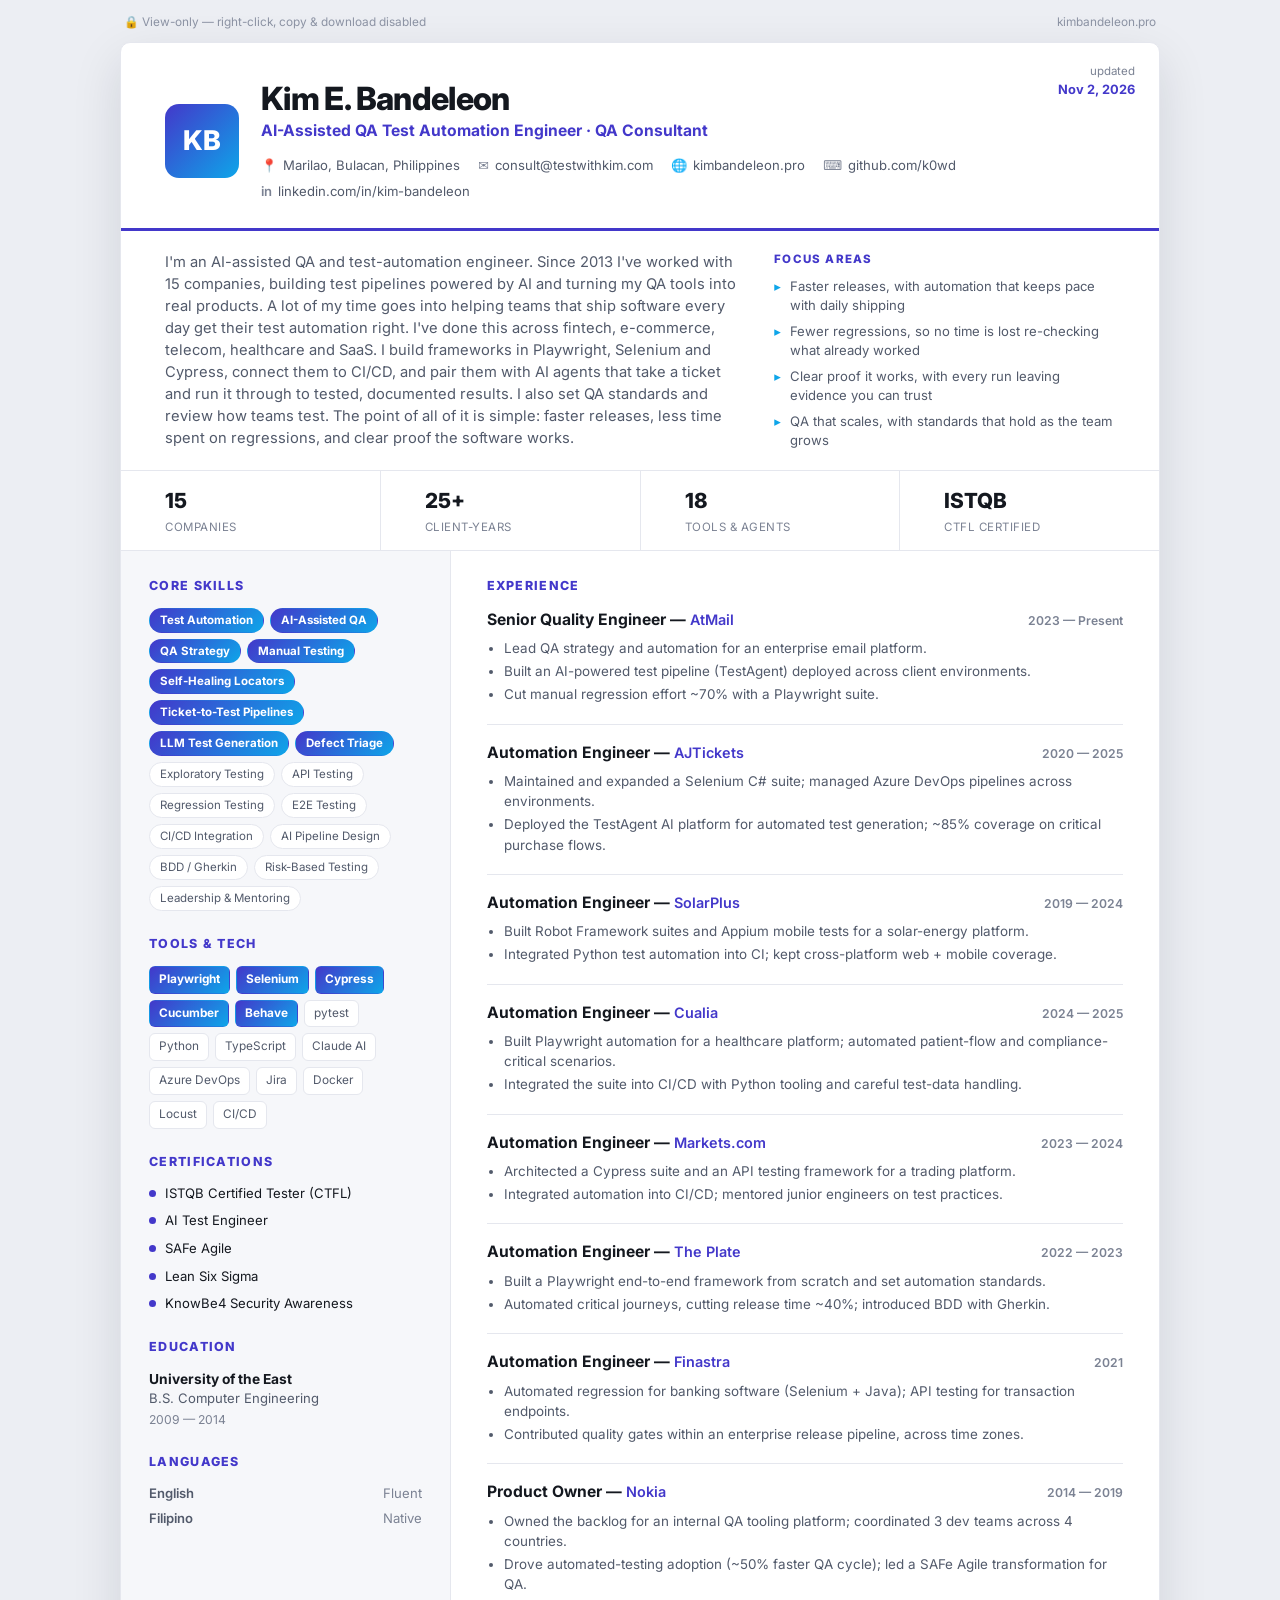
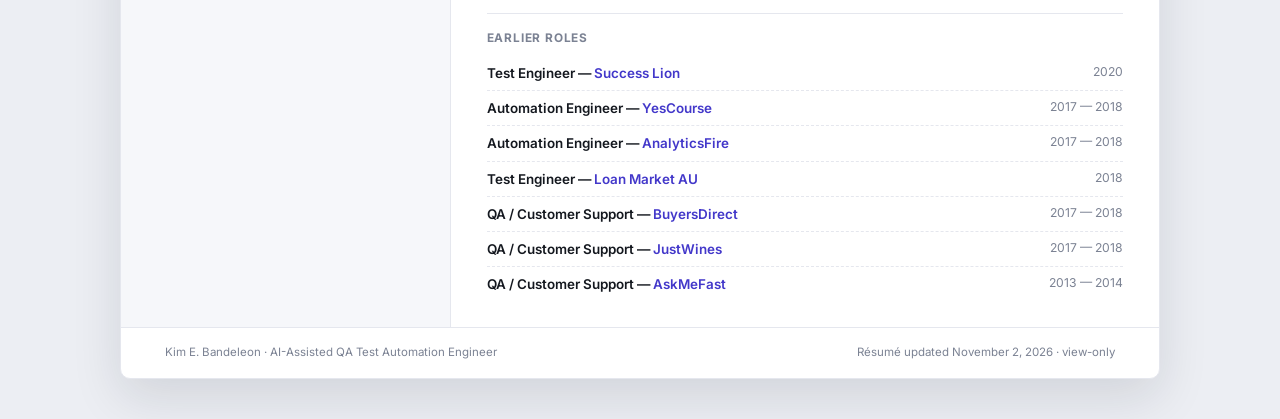
<file: resume.html>
<!DOCTYPE html>
<html lang="en">
<head>
<meta charset="UTF-8">
<meta name="viewport" content="width=device-width, initial-scale=1.0">
<title>Kim E. Bandeleon — Résumé</title>
<link rel="preconnect" href="https://fonts.googleapis.com">
<link rel="preconnect" href="https://fonts.gstatic.com" crossorigin>
<link href="https://fonts.googleapis.com/css2?family=Inter:wght@400;500;600;700;800&display=swap" rel="stylesheet">
<style>
  *,*::before,*::after{margin:0;padding:0;box-sizing:border-box}
  :root{--ink:#14181f;--sub:#525a6b;--muted:#7b8293;--line:#e5e7ee;--accent:#4338ca;--accent2:#0ea5e9;--panel:#f6f7fa;--page:#ffffff}
  html,body{background:#eceef3;color:var(--ink);font-family:'Inter',system-ui,sans-serif;line-height:1.5;-webkit-font-smoothing:antialiased;
    -webkit-user-select:none;-moz-user-select:none;user-select:none}
  img{-webkit-user-drag:none;user-drag:none;pointer-events:none}
  .viewtag{max-width:1040px;margin:0 auto;padding:14px 4px 0;display:flex;justify-content:space-between;align-items:center;gap:10px;flex-wrap:wrap;
    font-size:.74rem;color:#8b92a3}
  .viewtag .lock{display:inline-flex;align-items:center;gap:6px}
  .sheet{max-width:1040px;margin:10px auto 40px;background:var(--page);border:1px solid var(--line);border-radius:10px;
    box-shadow:0 18px 50px rgba(20,24,40,.12);overflow:hidden}
  .top{padding:38px 44px 26px;border-bottom:3px solid var(--accent);position:relative}
  .top .row{display:flex;gap:22px;align-items:center}
  .mono-av{flex:0 0 auto;width:74px;height:74px;border-radius:14px;background:linear-gradient(135deg,var(--accent),var(--accent2));
    color:#fff;font-weight:800;font-size:1.7rem;display:flex;align-items:center;justify-content:center;letter-spacing:1px}
  h1{font-size:2rem;font-weight:800;letter-spacing:-.02em;line-height:1.1}
  .role{color:var(--accent);font-weight:700;font-size:.98rem;margin-top:3px}
  .contact{margin-top:14px;display:flex;flex-wrap:wrap;gap:6px 18px;font-size:.82rem;color:var(--sub)}
  .contact span{display:inline-flex;align-items:center;gap:6px}
  .contact b{color:var(--muted);font-weight:600}
  .updated{position:absolute;top:20px;right:24px;font-size:.72rem;color:var(--muted);text-align:right}
  .updated b{display:block;color:var(--accent);font-weight:700;font-size:.8rem}
  .intro{display:grid;grid-template-columns:1.7fr 1fr;gap:30px;padding:20px 44px;border-bottom:1px solid var(--line);align-items:start}
  .summary{color:var(--sub);font-size:.92rem}
  .focus h3{font-size:.72rem;font-weight:800;letter-spacing:1.2px;text-transform:uppercase;color:var(--accent);margin-bottom:9px}
  .focus ul{list-style:none;display:flex;flex-direction:column;gap:7px}
  .focus li{font-size:.82rem;color:var(--sub);padding-left:16px;position:relative;line-height:1.45}
  .focus li::before{content:"▸";position:absolute;left:0;color:var(--accent2)}
  .statstrip{display:flex;flex-wrap:wrap;gap:0;border-bottom:1px solid var(--line)}
  .statstrip .s{flex:1 1 0;min-width:120px;padding:14px 44px;border-right:1px solid var(--line)}
  .statstrip .s:last-child{border-right:0}
  .statstrip .v{font-size:1.3rem;font-weight:800;color:var(--ink)}
  .statstrip .k{font-size:.72rem;color:var(--muted);text-transform:uppercase;letter-spacing:.5px;margin-top:2px}
  .cols{display:grid;grid-template-columns:1fr 2.15fr}
  .side{padding:26px 28px;background:var(--panel);border-right:1px solid var(--line)}
  .main{padding:26px 36px}
  h2{font-size:.78rem;font-weight:800;letter-spacing:1.3px;text-transform:uppercase;color:var(--accent);margin:0 0 12px}
  .side section+section{margin-top:24px}
  .scloud{display:flex;flex-wrap:wrap;gap:6px}
  .scloud span{font-size:.72rem;padding:4px 10px;border-radius:999px;border:1px solid var(--line);color:var(--sub);background:#fff;line-height:1.3}
  .scloud .f{background:linear-gradient(135deg,var(--accent),var(--accent2));color:#fff;border-color:transparent;font-weight:700}
  .chips{display:flex;flex-wrap:wrap;gap:6px}
  .chips span{font-size:.74rem;color:var(--sub);background:#fff;border:1px solid var(--line);border-radius:6px;padding:4px 9px}
  .chips .f{background:linear-gradient(135deg,var(--accent),var(--accent2));color:#fff;border-color:transparent;font-weight:700}
  .certs{display:flex;flex-direction:column;gap:8px}
  .cert{display:flex;gap:9px;align-items:flex-start;font-size:.82rem}
  .cert .d{width:7px;height:7px;border-radius:50%;background:var(--accent);margin-top:6px;flex:0 0 auto}
  .edu .inst{font-weight:700;font-size:.86rem}
  .edu .deg{font-size:.82rem;color:var(--sub)}
  .edu .dt{font-size:.76rem;color:var(--muted);margin-top:2px}
  .lang{display:flex;justify-content:space-between;font-size:.82rem;margin-bottom:5px}
  .lang b{color:var(--sub);font-weight:600}.lang span{color:var(--muted)}
  .job{padding:0 0 16px;margin-bottom:16px;border-bottom:1px solid var(--line)}
  .job:last-child{border-bottom:0;margin-bottom:0}
  .job .jh{display:flex;justify-content:space-between;gap:12px;flex-wrap:wrap;align-items:baseline}
  .job .jr{font-weight:700;font-size:.98rem}
  .job .jc{color:var(--accent);font-weight:600;font-size:.9rem}
  .job .jd{font-size:.76rem;color:var(--muted);white-space:nowrap;font-weight:600}
  .job ul{margin:7px 0 0 17px}
  .job li{font-size:.84rem;color:var(--sub);margin-bottom:3px}
  .compact{display:flex;justify-content:space-between;gap:12px;flex-wrap:wrap;font-size:.84rem;padding:7px 0;border-bottom:1px dashed var(--line)}
  .compact:last-child{border-bottom:0}
  .compact .c-role{font-weight:600}.compact .c-co{color:var(--accent);font-weight:600}.compact .c-dt{color:var(--muted);font-size:.76rem}
  .prod{margin-bottom:10px;font-size:.84rem}
  .prod b{font-weight:700}.prod span{color:var(--sub)}
  .older-h{font-size:.74rem;font-weight:700;color:var(--muted);text-transform:uppercase;letter-spacing:.8px;margin:6px 0 8px}
  footer{padding:16px 44px;border-top:1px solid var(--line);font-size:.72rem;color:var(--muted);display:flex;justify-content:space-between;flex-wrap:wrap;gap:8px}
  @media(max-width:720px){.cols{grid-template-columns:1fr}.side{border-right:0;border-bottom:1px solid var(--line)}
    .intro{grid-template-columns:1fr;gap:18px}
    .top,.intro,.statstrip .s{padding-left:24px;padding-right:24px}.updated{position:static;text-align:left;margin-top:12px}}
  @media print{html,body{background:#fff}.viewtag{display:none}.sheet{box-shadow:none;border:0;margin:0;border-radius:0}
    @page{margin:14mm}}
</style>
</head>
<body>
  <div class="viewtag">
    <span class="lock">🔒 View-only — right-click, copy &amp; download disabled</span>
    <span>kimbandeleon.pro</span>
  </div>
  <div class="sheet">
    <div class="top">
      <div class="updated">updated<b>Nov 2, 2026</b></div>
      <div class="row">
        <div class="mono-av">KB</div>
        <div>
          <h1>Kim E. Bandeleon</h1>
          <div class="role">AI-Assisted QA Test Automation Engineer · QA Consultant</div>
          <div class="contact">
            <span><b>📍</b> Marilao, Bulacan, Philippines</span>
            <span><b>✉</b> consult@testwithkim.com</span>
            <span><b>🌐</b> kimbandeleon.pro</span>
            <span><b>⌨</b> github.com/k0wd</span>
            <span><b>in</b> linkedin.com/in/kim-bandeleon</span>
          </div>
        </div>
      </div>
    </div>

    <div class="intro">
      <p class="summary">I'm an AI-assisted QA and test-automation engineer. Since 2013 I've worked with 15 companies,
        building test pipelines powered by AI and turning my QA tools into real products. A lot of my time goes into
        helping teams that ship software every day get their test automation right. I've done this across fintech,
        e-commerce, telecom, healthcare and SaaS. I build frameworks in Playwright, Selenium and Cypress, connect them to
        CI/CD, and pair them with AI agents that take a ticket and run it through to tested, documented results. I also set
        QA standards and review how teams test. The point of all of it is simple: faster releases, less time spent on
        regressions, and clear proof the software works.</p>
      <div class="focus">
        <h3>Focus Areas</h3>
        <ul>
          <li>Faster releases, with automation that keeps pace with daily shipping</li>
          <li>Fewer regressions, so no time is lost re-checking what already worked</li>
          <li>Clear proof it works, with every run leaving evidence you can trust</li>
          <li>QA that scales, with standards that hold as the team grows</li>
        </ul>
      </div>
    </div>

    <div class="statstrip">
      <div class="s"><div class="v">15</div><div class="k">Companies</div></div>
      <div class="s"><div class="v">25+</div><div class="k">Client-years</div></div>
      <div class="s"><div class="v">18</div><div class="k">Tools &amp; agents</div></div>
      <div class="s"><div class="v">ISTQB</div><div class="k">CTFL certified</div></div>
    </div>

    <div class="cols">
      <aside class="side">
        <section>
          <h2>Core Skills</h2>
          <div class="scloud">
            <span class="f">Test Automation</span>
            <span class="f">AI-Assisted QA</span>
            <span class="f">QA Strategy</span>
            <span class="f">Manual Testing</span>
            <span class="f">Self-Healing Locators</span>
            <span class="f">Ticket-to-Test Pipelines</span>
            <span class="f">LLM Test Generation</span>
            <span class="f">Defect Triage</span>
            <span>Exploratory Testing</span>
            <span>API Testing</span>
            <span>Regression Testing</span>
            <span>E2E Testing</span>
            <span>CI/CD Integration</span>
            <span>AI Pipeline Design</span>
            <span>BDD / Gherkin</span>
            <span>Risk-Based Testing</span>
            <span>Leadership &amp; Mentoring</span>
          </div>
        </section>
        <section>
          <h2>Tools &amp; Tech</h2>
          <div class="chips">
            <span class="f">Playwright</span><span class="f">Selenium</span><span class="f">Cypress</span><span class="f">Cucumber</span>
            <span class="f">Behave</span><span>pytest</span><span>Python</span><span>TypeScript</span><span>Claude AI</span>
            <span>Azure DevOps</span><span>Jira</span><span>Docker</span><span>Locust</span><span>CI/CD</span>
          </div>
        </section>
        <section>
          <h2>Certifications</h2>
          <div class="certs">
            <div class="cert"><span class="d"></span><span>ISTQB Certified Tester (CTFL)</span></div>
            <div class="cert"><span class="d"></span><span>AI Test Engineer</span></div>
            <div class="cert"><span class="d"></span><span>SAFe Agile</span></div>
            <div class="cert"><span class="d"></span><span>Lean Six Sigma</span></div>
            <div class="cert"><span class="d"></span><span>KnowBe4 Security Awareness</span></div>
          </div>
        </section>
        <section>
          <h2>Education</h2>
          <div class="edu">
            <div class="inst">University of the East</div>
            <div class="deg">B.S. Computer Engineering</div>
            <div class="dt">2009 — 2014</div>
          </div>
        </section>
        <section>
          <h2>Languages</h2>
          <div class="lang"><b>English</b><span>Fluent</span></div>
          <div class="lang"><b>Filipino</b><span>Native</span></div>
        </section>
      </aside>

      <main class="main">
        <section>
          <h2>Experience</h2>

          <div class="job">
            <div class="jh"><span class="jr">Senior Quality Engineer — <span class="jc">AtMail</span></span><span class="jd">2023 — Present</span></div>
            <ul>
              <li>Lead QA strategy and automation for an enterprise email platform.</li>
              <li>Built an AI-powered test pipeline (TestAgent) deployed across client environments.</li>
              <li>Cut manual regression effort ~70% with a Playwright suite.</li>
            </ul>
          </div>
          <div class="job">
            <div class="jh"><span class="jr">Automation Engineer — <span class="jc">AJTickets</span></span><span class="jd">2020 — 2025</span></div>
            <ul>
              <li>Maintained and expanded a Selenium C# suite; managed Azure DevOps pipelines across environments.</li>
              <li>Deployed the TestAgent AI platform for automated test generation; ~85% coverage on critical purchase flows.</li>
            </ul>
          </div>
          <div class="job">
            <div class="jh"><span class="jr">Automation Engineer — <span class="jc">SolarPlus</span></span><span class="jd">2019 — 2024</span></div>
            <ul>
              <li>Built Robot Framework suites and Appium mobile tests for a solar-energy platform.</li>
              <li>Integrated Python test automation into CI; kept cross-platform web + mobile coverage.</li>
            </ul>
          </div>
          <div class="job">
            <div class="jh"><span class="jr">Automation Engineer — <span class="jc">Cualia</span></span><span class="jd">2024 — 2025</span></div>
            <ul>
              <li>Built Playwright automation for a healthcare platform; automated patient-flow and compliance-critical scenarios.</li>
              <li>Integrated the suite into CI/CD with Python tooling and careful test-data handling.</li>
            </ul>
          </div>
          <div class="job">
            <div class="jh"><span class="jr">Automation Engineer — <span class="jc">Markets.com</span></span><span class="jd">2023 — 2024</span></div>
            <ul>
              <li>Architected a Cypress suite and an API testing framework for a trading platform.</li>
              <li>Integrated automation into CI/CD; mentored junior engineers on test practices.</li>
            </ul>
          </div>
          <div class="job">
            <div class="jh"><span class="jr">Automation Engineer — <span class="jc">The Plate</span></span><span class="jd">2022 — 2023</span></div>
            <ul>
              <li>Built a Playwright end-to-end framework from scratch and set automation standards.</li>
              <li>Automated critical journeys, cutting release time ~40%; introduced BDD with Gherkin.</li>
            </ul>
          </div>
          <div class="job">
            <div class="jh"><span class="jr">Automation Engineer — <span class="jc">Finastra</span></span><span class="jd">2021</span></div>
            <ul>
              <li>Automated regression for banking software (Selenium + Java); API testing for transaction endpoints.</li>
              <li>Contributed quality gates within an enterprise release pipeline, across time zones.</li>
            </ul>
          </div>
          <div class="job">
            <div class="jh"><span class="jr">Product Owner — <span class="jc">Nokia</span></span><span class="jd">2014 — 2019</span></div>
            <ul>
              <li>Owned the backlog for an internal QA tooling platform; coordinated 3 dev teams across 4 countries.</li>
              <li>Drove automated-testing adoption (~50% faster QA cycle); led a SAFe Agile transformation for QA.</li>
            </ul>
          </div>

          <div class="older-h">Earlier roles</div>
          <div class="compact"><span class="c-role">Test Engineer — <span class="c-co">Success Lion</span></span><span class="c-dt">2020</span></div>
          <div class="compact"><span class="c-role">Automation Engineer — <span class="c-co">YesCourse</span></span><span class="c-dt">2017 — 2018</span></div>
          <div class="compact"><span class="c-role">Automation Engineer — <span class="c-co">AnalyticsFire</span></span><span class="c-dt">2017 — 2018</span></div>
          <div class="compact"><span class="c-role">Test Engineer — <span class="c-co">Loan Market AU</span></span><span class="c-dt">2018</span></div>
          <div class="compact"><span class="c-role">QA / Customer Support — <span class="c-co">BuyersDirect</span></span><span class="c-dt">2017 — 2018</span></div>
          <div class="compact"><span class="c-role">QA / Customer Support — <span class="c-co">JustWines</span></span><span class="c-dt">2017 — 2018</span></div>
          <div class="compact"><span class="c-role">QA / Customer Support — <span class="c-co">AskMeFast</span></span><span class="c-dt">2013 — 2014</span></div>
        </section>
      </main>
    </div>

    <footer>
      <span>Kim E. Bandeleon · AI-Assisted QA Test Automation Engineer</span>
      <span>Résumé updated November 2, 2026 · view-only</span>
    </footer>
  </div>

  <script>
  // View-only: block right-click, selection, copy, drag, and save/view-source shortcuts.
  ['contextmenu','selectstart','dragstart','copy','cut'].forEach(function(evt){
    document.addEventListener(evt,function(e){e.preventDefault();return false;});
  });
  document.addEventListener('keydown',function(e){
    var k=(e.key||'').toLowerCase();
    if((e.ctrlKey||e.metaKey)&&(k==='s'||k==='u'||k==='c'||k==='a')){e.preventDefault();return false;}
    if(k==='f12'){e.preventDefault();return false;}
  });
  </script>
</body>
</html>
</file>
